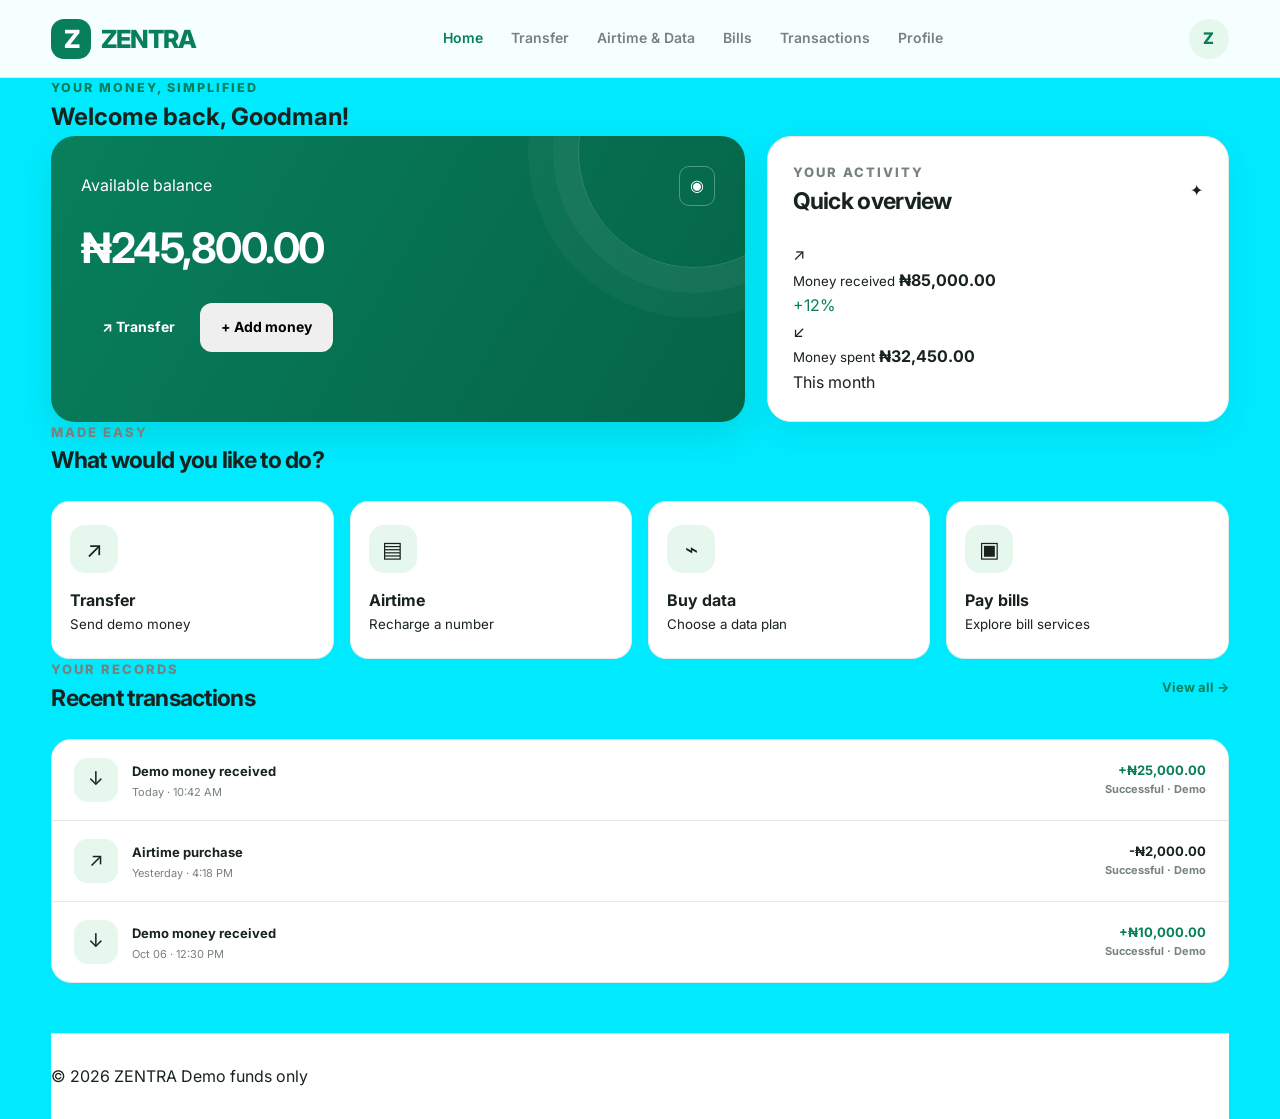
<file: index.html>
<!DOCTYPE html>
<html lang="en">
<head>
  <meta charset="UTF-8">
  <meta name="viewport" content="width=device-width, initial-scale=1.0">

  <title>ZENTRA | Smart Digital Finance</title>

  <link rel="stylesheet" href="style.css">
  <script src="script.js" defer></script>
</head>


<body>

  <header class="topbar">
    <a href="index.html" class="brand">
      <span class="brand-icon">Z</span>
      ZENTRA
    </a>

    <button class="menu-btn" id="menuBtn"
      aria-label="Open navigation"
      aria-expanded="false">
      ☰
    </button>

    <nav class="nav-menu" id="navMenu">
      <a href="index.html" class="active">Home</a>
      <a href="transfer.html">Transfer</a>
      <a href="airtime.html">Airtime & Data</a>
      <a href="bills.html">Bills</a>
      <a href="transactions.html">Transactions</a>
      <a href="profile.html">Profile</a>
    </nav>

    <div class="user-avatar">Z</div>
  </header>

  <main class="container">

    <section class="welcome reveal">
      <div>
        <p class="eyebrow">YOUR MONEY, SIMPLIFIED</p>
        <h1>Welcome back, <span>Goodman!</span></h1>
        <!-- <p class="muted">
          Here's what's happening with your demo account today.
        </p> -->
      </div>

      <!-- <div class="demo-label">DEMO ACCOUNT</div>
    </section> -->

    <section class="dashboard-grid">

      <article class="balance-card reveal">
        <div class="balance-top">
          <p>Available balance</p>
          <button id="toggleBalance" class="eye-btn"
            aria-label="Hide balance">◉</button>
        </div>

        <h2 id="balance">₦245,800.00</h2>

        <!-- <p class="balance-note">
          <span>↑</span> Your demo wallet is ready
        </p> -->

        <div class="balance-actions">
          <a href="transfer.html" class="btn btn-white">
            ↗ Transfer
          </a>
          <button class="btn btn-glass" id="addMoney">
            + Add money
          </button>
        </div>

        <div class="balance-decoration"></div>
      </article>

      <article class="side-card reveal">
        <div class="section-heading">
          <div>
            <p class="eyebrow">YOUR ACTIVITY</p>
            <h2>Quick overview</h2>
          </div>
          <span class="overview-icon">✦</span>
        </div>

        <div class="overview-row">
          <span class="overview-icon green">↗</span>
          <div>
            <small>Money received</small>
            <strong>₦85,000.00</strong>
          </div>
          <span class="positive">+12%</span>
        </div>

        <div class="overview-row">
          <span class="overview-icon orange">↙</span>
          <div>
            <small>Money spent</small>
            <strong>₦32,450.00</strong>
          </div>
          <span class="neutral">This month</span>
        </div>
      </article>

    </section>

    <section class="services-section reveal">
      <div class="section-heading">
        <div>
          <p class="eyebrow">MADE EASY</p>
          <h2>What would you like to do?</h2>
        </div>
      </div>

      <div class="services-grid">
        <a class="service-card" href="transfer.html">
          <span class="service-icon green-bg">↗</span>
          <strong>Transfer</strong>
          <small>Send demo money</small>
        </a>

        <a class="service-card" href="airtime.html">
          <span class="service-icon purple-bg">▤</span>
          <strong>Airtime</strong>
          <small>Recharge a number</small>
        </a>

        <a class="service-card" href="airtime.html">
          <span class="service-icon blue-bg">⌁</span>
          <strong>Buy data</strong>
          <small>Choose a data plan</small>
        </a>

        <a class="service-card" href="bills.html">
          <span class="service-icon orange-bg">▣</span>
          <strong>Pay bills</strong>
          <small>Explore bill services</small>
        </a>
      </div>
    </section>

    <section class="transactions-section reveal">
      <div class="section-heading">
        <div>
          <p class="eyebrow">YOUR RECORDS</p>
          <h2>Recent transactions</h2>
        </div>

        <a class="text-link" href="transactions.html">
          View all →
        </a>
      </div>

      <div class="transaction-list">

        <div class="transaction">
          <div class="transaction-icon incoming">↓</div>
          <div class="transaction-info">
            <strong>Demo money received</strong>
            <small>Today · 10:42 AM</small>
          </div>
          <div class="transaction-amount incoming-text">
            +₦25,000.00
            <small>Successful · Demo</small>
          </div>
        </div>

        <div class="transaction">
          <div class="transaction-icon outgoing">↗</div>
          <div class="transaction-info">
            <strong>Airtime purchase</strong>
            <small>Yesterday · 4:18 PM</small>
          </div>
          <div class="transaction-amount">
            -₦2,000.00
            <small>Successful · Demo</small>
          </div>
        </div>

        <div class="transaction">
          <div class="transaction-icon incoming">↓</div>
          <div class="transaction-info">
            <strong>Demo money received</strong>
            <small>Oct 06 · 12:30 PM</small>
          </div>
          <div class="transaction-amount incoming-text">
            +₦10,000.00
            <small>Successful · Demo</small>
          </div>
        </div>

      </div>
    </section>

    <footer class="footer">
      <span>© 2026 ZENTRA</span>
      <span>Demo funds only</span>
    </footer>

  </main>

  <div class="toast" id="toast" role="status"></div>



</body>
</html>
</file>
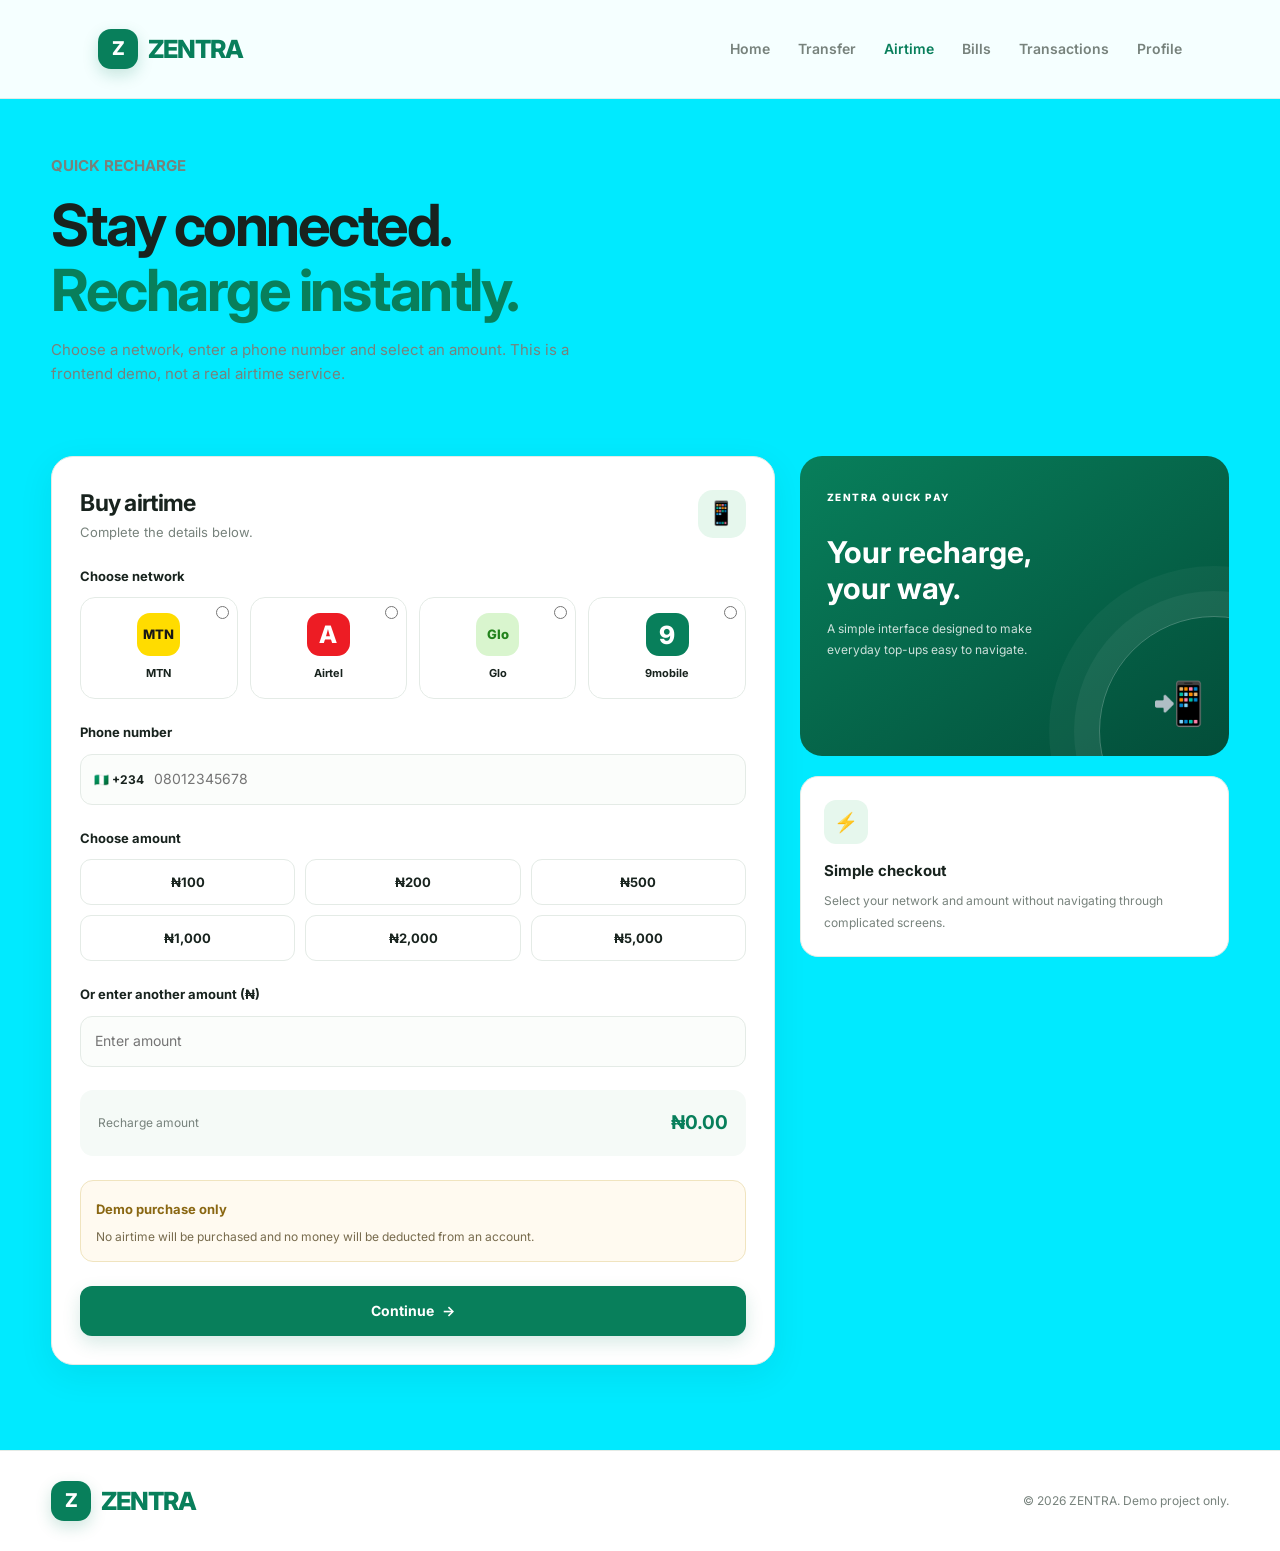
<file: airtime.html>
<!DOCTYPE html>
<html lang="en">
<head>
    <meta charset="UTF-8">
    <meta name="viewport" content="width=device-width, initial-scale=1.0">
    <title>Buy Airtime | ZENTRA</title>
    <link rel="stylesheet" href="style.css">
    <script src="script.js" defer></script>
</head>

<body>

<header class="topbar">
    <div class="container nav-container">

        <a href="index.html" class="brand">
            <span class="brand-logo">Z</span>
            ZENTRA
        </a>

        <button class="menu-btn" id="menuBtn"
                aria-label="Open navigation"
                aria-expanded="false"
                aria-controls="navMenu">☰</button>

        <nav class="nav-menu" id="navMenu">
            <a href="index.html">Home</a>
            <a href="transfer.html">Transfer</a>
            <a href="airtime.html" class="active">Airtime</a>
            <a href="bills.html">Bills</a>
            <a href="transactions.html">Transactions</a>
            <a href="profile.html">Profile</a>
        </nav>

    </div>
</header>


<main class="container page-content">

    <section class="hero">
        <div class="hero-content">
            <p class="text-link">QUICK RECHARGE</p>
            <h1>Stay connected.<br><span>Recharge instantly.</span></h1>
            <p>
                Choose a network, enter a phone number and select an amount.
                This is a frontend demo, not a real airtime service.
            </p>
        </div>
    </section>


    <section class="section airtime-layout">

        <div class="airtime-card">

            <div class="section-heading">
                <div>
                    <h2>Buy airtime</h2>
                    <p>Complete the details below.</p>
                </div>
                <div class="airtime-heading-icon">📱</div>
            </div>

            <form id="airtimeForm" data-demo-form>

                <label class="field-label">Choose network</label>

                <div class="network-grid">

                    <label class="network-option">
                        <input type="radio" name="network"
                               value="MTN" required>
                        <span class="network-logo mtn-logo">MTN</span>
                        <span class="network-name">MTN</span>
                    </label>

                    <label class="network-option">
                        <input type="radio" name="network"
                               value="Airtel">
                        <span class="network-logo airtel-logo">A</span>
                        <span class="network-name">Airtel</span>
                    </label>

                    <label class="network-option">
                        <input type="radio" name="network"
                               value="Glo">
                        <span class="network-logo glo-logo">Glo</span>
                        <span class="network-name">Glo</span>
                    </label>

                    <label class="network-option">
                        <input type="radio" name="network"
                               value="9mobile">
                        <span class="network-logo mobile9-logo">9</span>
                        <span class="network-name">9mobile</span>
                    </label>

                </div>


                <label for="airtimePhone" class="field-label">
                    Phone number
                </label>

                <div class="phone-input">
                    <span>🇳🇬 +234</span>
                    <input
                        type="tel"
                        id="airtimePhone"
                        name="phone"
                        inputmode="numeric"
                        pattern="(0[0-9]{10}|[0-9]{10})"
                        maxlength="11"
                        placeholder="08012345678"
                        required
                    >
                </div>

                <label class="field-label">Choose amount</label>

                <div class="amount-grid">
                    <button type="button" class="amount-option"
                            data-amount="100">₦100</button>
                    <button type="button" class="amount-option"
                            data-amount="200">₦200</button>
                    <button type="button" class="amount-option"
                            data-amount="500">₦500</button>
                    <button type="button" class="amount-option"
                            data-amount="1000">₦1,000</button>
                    <button type="button" class="amount-option"
                            data-amount="2000">₦2,000</button>
                    <button type="button" class="amount-option"
                            data-amount="5000">₦5,000</button>
                </div>

                <label for="airtimeAmount" class="field-label">
                    Or enter another amount (₦)
                </label>

                <input
                    type="number"
                    id="airtimeAmount"
                    name="amount"
                    min="50"
                    max="50000"
                    step="50"
                    placeholder="Enter amount"
                    required
                >

                <div class="airtime-summary">
                    <span>Recharge amount</span>
                    <strong id="airtimeSummary">₦0.00</strong>
                </div>

                <div class="demo-warning">
                    <strong>Demo purchase only</strong>
                    <p>
                        No airtime will be purchased and no money will
                        be deducted from an account.
                    </p>
                </div>

                <button type="submit" class="btn btn-primary full-btn">
                    Continue <span>→</span>
                </button>

            </form>
        </div>


        <aside class="airtime-sidebar">

            <div class="airtime-promo">
                <div class="promo-orbit"></div>
                <span class="promo-tag">ZENTRA QUICK PAY</span>
                <h2>Your recharge,<br>your way.</h2>
                <p>
                    A simple interface designed to make everyday
                    top-ups easy to navigate.
                </p>
                <div class="promo-phone">📲</div>
            </div>

            <div class="security-card">
                <div class="security-icon">⚡</div>
                <h3>Simple checkout</h3>
                <p>
                    Select your network and amount without navigating
                    through complicated screens.
                </p>
            </div>

        </aside>

    </section>

</main>


<footer class="footer">
    <div class="container footer-content">
        <a href="index.html" class="brand">
            <span class="brand-logo">Z</span>
            ZENTRA
        </a>
        <p>© <span data-current-year></span> ZENTRA. Demo project only.</p>
    </div>
</footer>

</body>
</html>
</file>
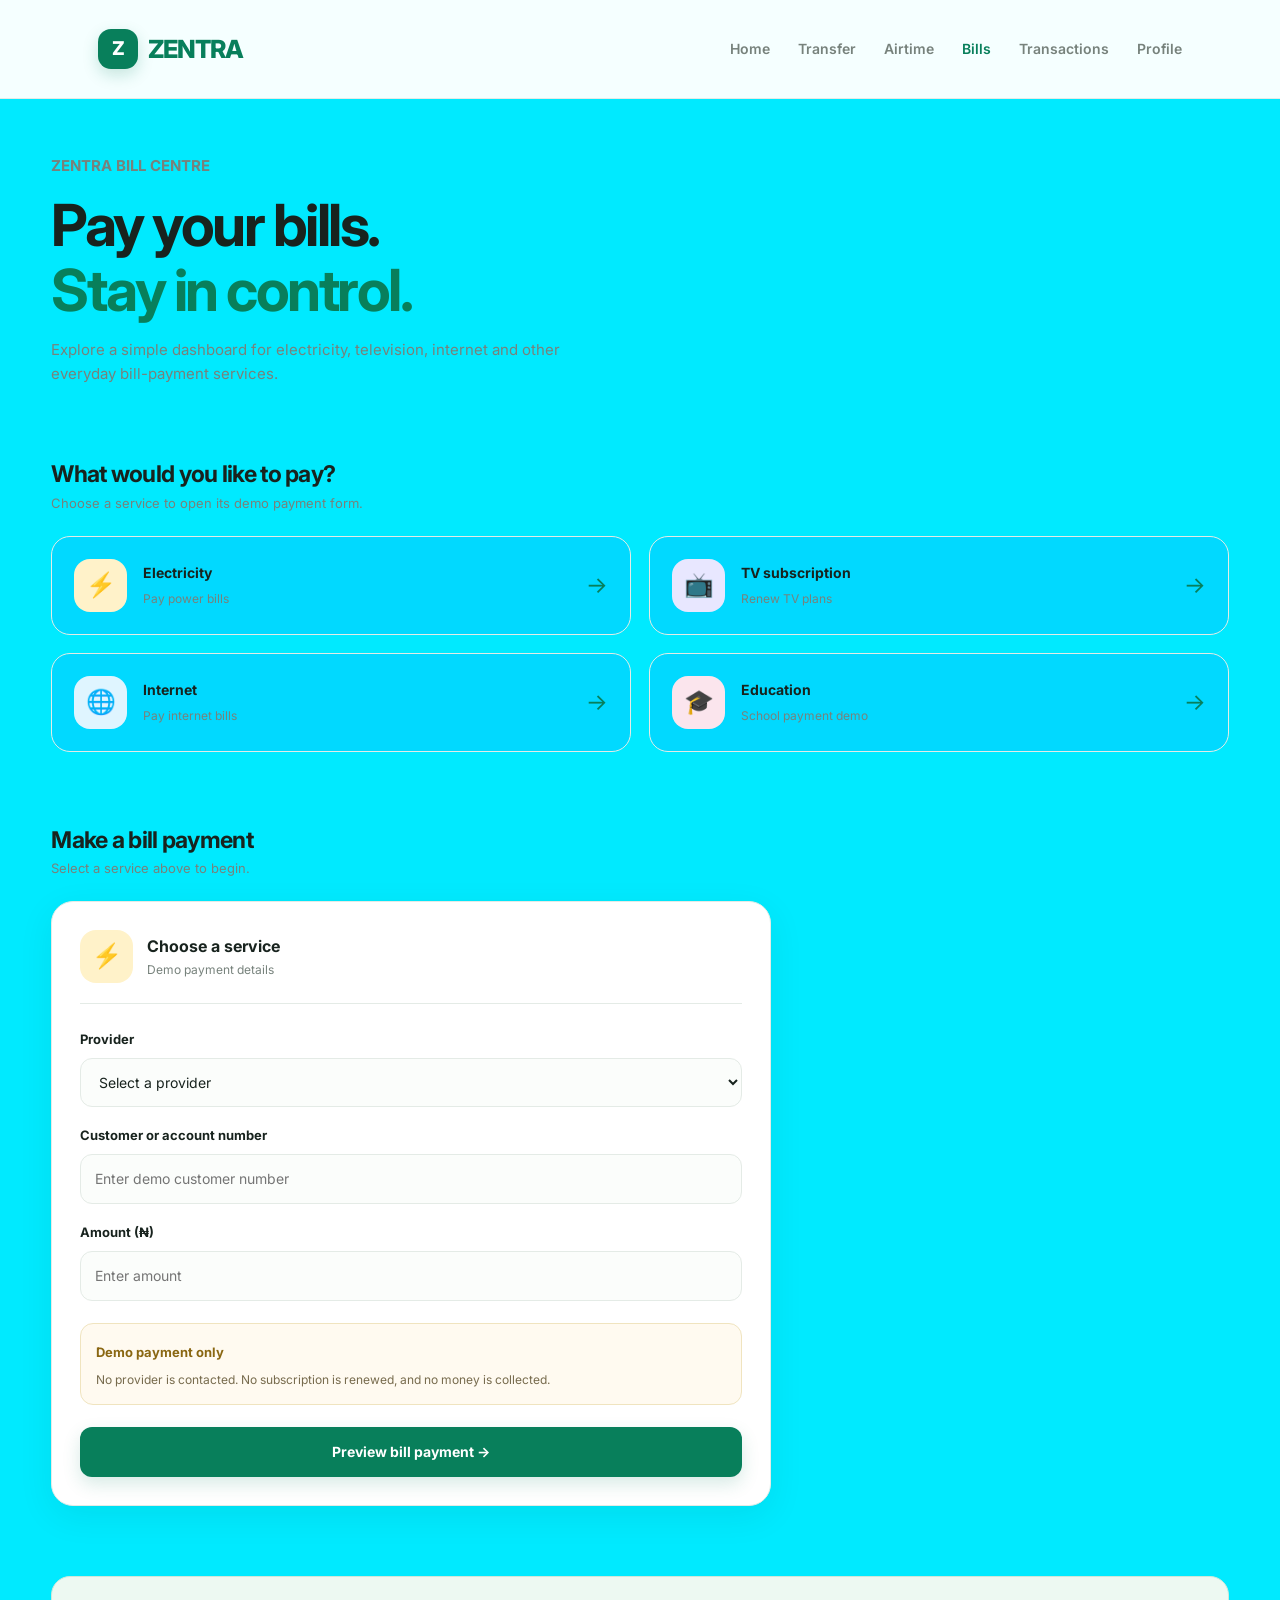
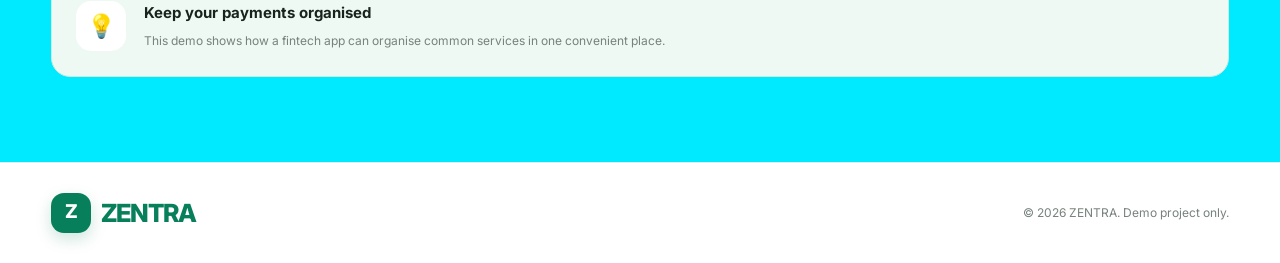
<file: bills.html>
<!DOCTYPE html>
<html lang="en">
<head>
    <meta charset="UTF-8">
    <meta name="viewport" content="width=device-width, initial-scale=1.0">
    <title>Bill Payments | ZENTRA</title>
    <link rel="stylesheet" href="style.css">
    <script src="script.js" defer></script>
</head>

<body>

<header class="topbar">
    <div class="container nav-container">
        <a href="index.html" class="brand">
            <span class="brand-logo">Z</span>
            ZENTRA
        </a>

        <button class="menu-btn" id="menuBtn"
                aria-label="Open navigation"
                aria-expanded="false"
                aria-controls="navMenu">☰</button>

        <nav class="nav-menu" id="navMenu">
            <a href="index.html">Home</a>
            <a href="transfer.html">Transfer</a>
            <a href="airtime.html">Airtime</a>
            <a href="bills.html" class="active">Bills</a>
            <a href="transactions.html">Transactions</a>
            <a href="profile.html">Profile</a>
        </nav>
    </div>
</header>


<main class="container page-content">

    <section class="hero">
        <div class="hero-content">
            <p class="text-link">ZENTRA BILL CENTRE</p>
            <h1>Pay your bills.<br><span>Stay in control.</span></h1>
            <p>
                Explore a simple dashboard for electricity, television,
                internet and other everyday bill-payment services.
            </p>
        </div>
    </section>


    <section class="section">

        <div class="section-heading">
            <div>
                <h2>What would you like to pay?</h2>
                <p>Choose a service to open its demo payment form.</p>
            </div>
        </div>

        <div class="bill-services">

            <button class="bill-service"
                    type="button"
                    data-bill="Electricity">
                <span class="bill-icon electricity-icon">⚡</span>
                <span class="bill-text">
                    <strong>Electricity</strong>
                    <small>Pay power bills</small>
                </span>
                <span class="bill-arrow">→</span>
            </button>

            <button class="bill-service"
                    type="button"
                    data-bill="Television">
                <span class="bill-icon television-icon">📺</span>
                <span class="bill-text">
                    <strong>TV subscription</strong>
                    <small>Renew TV plans</small>
                </span>
                <span class="bill-arrow">→</span>
            </button>

            <button class="bill-service"
                    type="button"
                    data-bill="Internet">
                <span class="bill-icon internet-icon">🌐</span>
                <span class="bill-text">
                    <strong>Internet</strong>
                    <small>Pay internet bills</small>
                </span>
                <span class="bill-arrow">→</span>
            </button>

            <button class="bill-service"
                    type="button"
                    data-bill="Education">
                <span class="bill-icon education-icon">🎓</span>
                <span class="bill-text">
                    <strong>Education</strong>
                    <small>School payment demo</small>
                </span>
                <span class="bill-arrow">→</span>
            </button>

        </div>

    </section>


    <section class="section bill-payment-section" id="billPayment">

        <div class="section-heading">
            <div>
                <h2 id="billFormTitle">Make a bill payment</h2>
                <p id="billFormDescription">
                    Select a service above to begin.
                </p>
            </div>
        </div>

        <div class="bill-form-card">

            <div class="bill-form-heading">
                <span class="bill-icon electricity-icon" id="selectedBillIcon">
                    ⚡
                </span>
                <div>
                    <h3 id="selectedBillName">Choose a service</h3>
                    <p>Demo payment details</p>
                </div>
            </div>

            <form id="billForm" data-demo-form>

                <input type="hidden" id="billType" name="billType">

                <label for="billProvider">Provider</label>
                <select id="billProvider" name="provider" required>
                    <option value="">Select a provider</option>
                </select>

                <label for="billCustomer">Customer or account number</label>
                <input
                    type="text"
                    id="billCustomer"
                    name="customer"
                    placeholder="Enter demo customer number"
                    minlength="4"
                    maxlength="30"
                    required
                >

                <label for="billAmount">Amount (₦)</label>
                <input
                    type="number"
                    id="billAmount"
                    name="amount"
                    min="50"
                    max="500000"
                    step="50"
                    placeholder="Enter amount"
                    required
                >

                <div class="demo-warning">
                    <strong>Demo payment only</strong>
                    <p>
                        No provider is contacted. No subscription is renewed,
                        and no money is collected.
                    </p>
                </div>

                <button type="submit" class="btn btn-primary full-btn">
                    Preview bill payment →
                </button>

            </form>

        </div>

    </section>


    <section class="section">
        <div class="bill-info-banner">
            <div class="bill-info-icon">💡</div>
            <div>
                <h3>Keep your payments organised</h3>
                <p>
                    This demo shows how a fintech app can organise common
                    services in one convenient place.
                </p>
            </div>
        </div>
    </section>

</main>


<footer class="footer">
    <div class="container footer-content">
        <a href="index.html" class="brand">
            <span class="brand-logo">Z</span>
            ZENTRA
        </a>
        <p>© <span data-current-year></span> ZENTRA. Demo project only.</p>
    </div>
</footer>

</body>
</html>
</file>
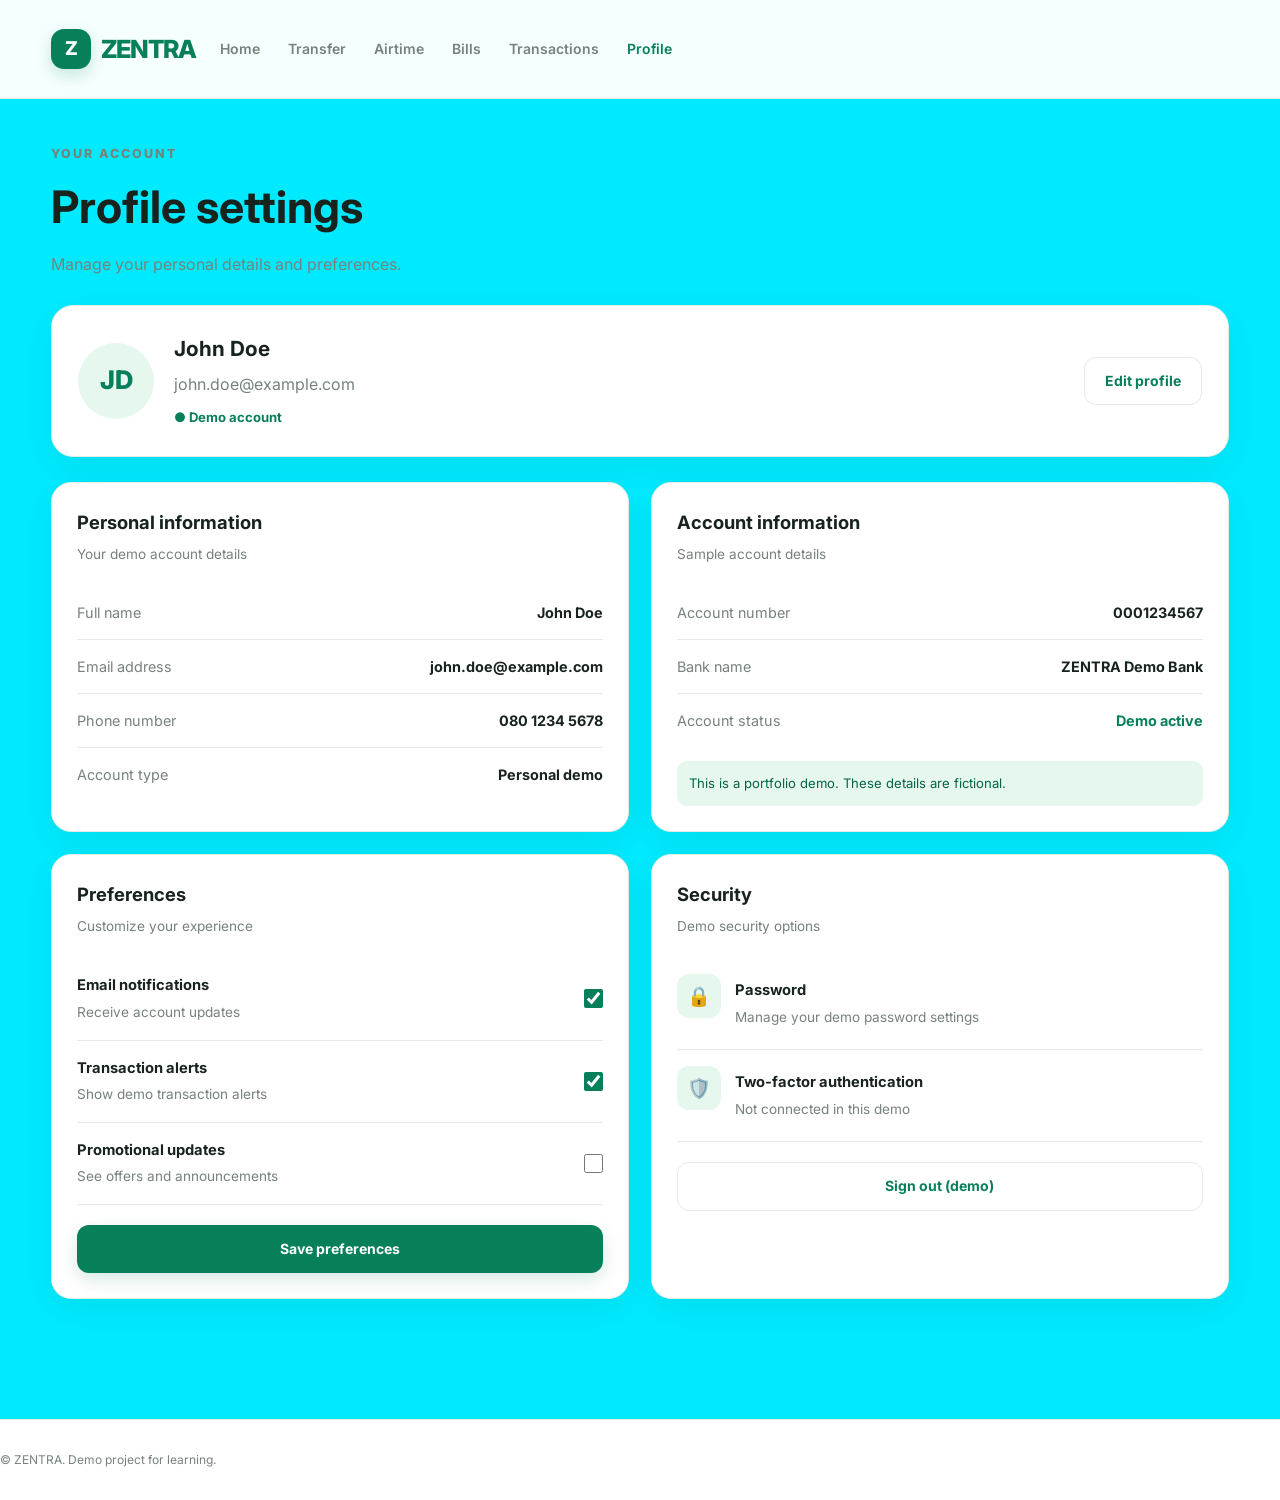
<file: profile.html>
<!DOCTYPE html>
<html lang="en">
<head>
    <meta charset="UTF-8">
    <meta name="viewport" content="width=device-width, initial-scale=1.0">
    <title>Profile | ZENTRA</title>
    <link rel="stylesheet" href="style.css">
    <script src="script.js" defer></script>
</head>
<body>

<header class="topbar">
    <div class="nav-container">
        <a href="index.html" class="brand">
            <span class="brand-logo">Z</span>
            <span>ZENTRA</span>
        </a>

        <button class="menu-btn" id="menuBtn" aria-label="Open navigation">
            ☰
        </button>

        <nav class="nav-menu" id="navMenu">
            <a href="index.html">Home</a>
            <a href="transfer.html">Transfer</a>
            <a href="airtime.html">Airtime</a>
            <a href="bills.html">Bills</a>
            <a href="transactions.html">Transactions</a>
            <a href="profile.html" class="active">Profile</a>
        </nav>
    </div>
</header>

<main class="container page-content profile-page">

    <section class="profile-heading">
        <p class="eyebrow">YOUR ACCOUNT</p>
        <h1>Profile settings</h1>
        <p>Manage your personal details and preferences.</p>
    </section>

    <section class="profile-card">
        <div class="profile-avatar">JD</div>

        <div class="profile-user-info">
            <h2>John Doe</h2>
            <p>john.doe@example.com</p>
            <span class="profile-status">● Demo account</span>
        </div>

        <button class="btn btn-outline" id="editProfileBtn" type="button">
            Edit profile
        </button>
    </section>

    <div class="profile-grid">

        <section class="profile-panel">
            <div class="panel-heading">
                <h2>Personal information</h2>
                <p>Your demo account details</p>
            </div>

            <div class="profile-detail">
                <span>Full name</span>
                <strong>John Doe</strong>
            </div>

            <div class="profile-detail">
                <span>Email address</span>
                <strong>john.doe@example.com</strong>
            </div>

            <div class="profile-detail">
                <span>Phone number</span>
                <strong>080 1234 5678</strong>
            </div>

            <div class="profile-detail">
                <span>Account type</span>
                <strong>Personal demo</strong>
            </div>
        </section>

        <section class="profile-panel">
            <div class="panel-heading">
                <h2>Account information</h2>
                <p>Sample account details</p>
            </div>

            <div class="profile-detail">
                <span>Account number</span>
                <strong>0001234567</strong>
            </div>

            <div class="profile-detail">
                <span>Bank name</span>
                <strong>ZENTRA Demo Bank</strong>
            </div>

            <div class="profile-detail">
                <span>Account status</span>
                <strong class="status-text">Demo active</strong>
            </div>

            <p class="demo-notice">
                This is a portfolio demo. These details are fictional.
            </p>
        </section>

        <section class="profile-panel">
            <div class="panel-heading">
                <h2>Preferences</h2>
                <p>Customize your experience</p>
            </div>

            <label class="setting-row">
                <span>
                    <strong>Email notifications</strong>
                    <small>Receive account updates</small>
                </span>
                <input type="checkbox" id="emailNotifications" checked>
            </label>

            <label class="setting-row">
                <span>
                    <strong>Transaction alerts</strong>
                    <small>Show demo transaction alerts</small>
                </span>
                <input type="checkbox" id="transactionAlerts" checked>
            </label>

            <label class="setting-row">
                <span>
                    <strong>Promotional updates</strong>
                    <small>See offers and announcements</small>
                </span>
                <input type="checkbox" id="promotionalUpdates">
            </label>

            <button class="btn btn-primary profile-save-btn"
                    id="savePreferencesBtn" type="button">
                Save preferences
            </button>
        </section>

        <section class="profile-panel">
            <div class="panel-heading">
                <h2>Security</h2>
                <p>Demo security options</p>
            </div>

            <div class="security-item">
                <div class="security-icon">🔒</div>
                <div>
                    <strong>Password</strong>
                    <small>Manage your demo password settings</small>
                </div>
            </div>

            <div class="security-item">
                <div class="security-icon">🛡️</div>
                <div>
                    <strong>Two-factor authentication</strong>
                    <small>Not connected in this demo</small>
                </div>
            </div>

            <button class="btn btn-outline profile-logout"
                    id="demoLogoutBtn" type="button">
                Sign out (demo)
            </button>
        </section>

    </div>
</main>

<footer class="footer">
    <p>© <span id="year"></span> ZENTRA. Demo project for learning.</p>
</footer>

<div class="toast" id="toast"></div>

</body>
</html>
</file>
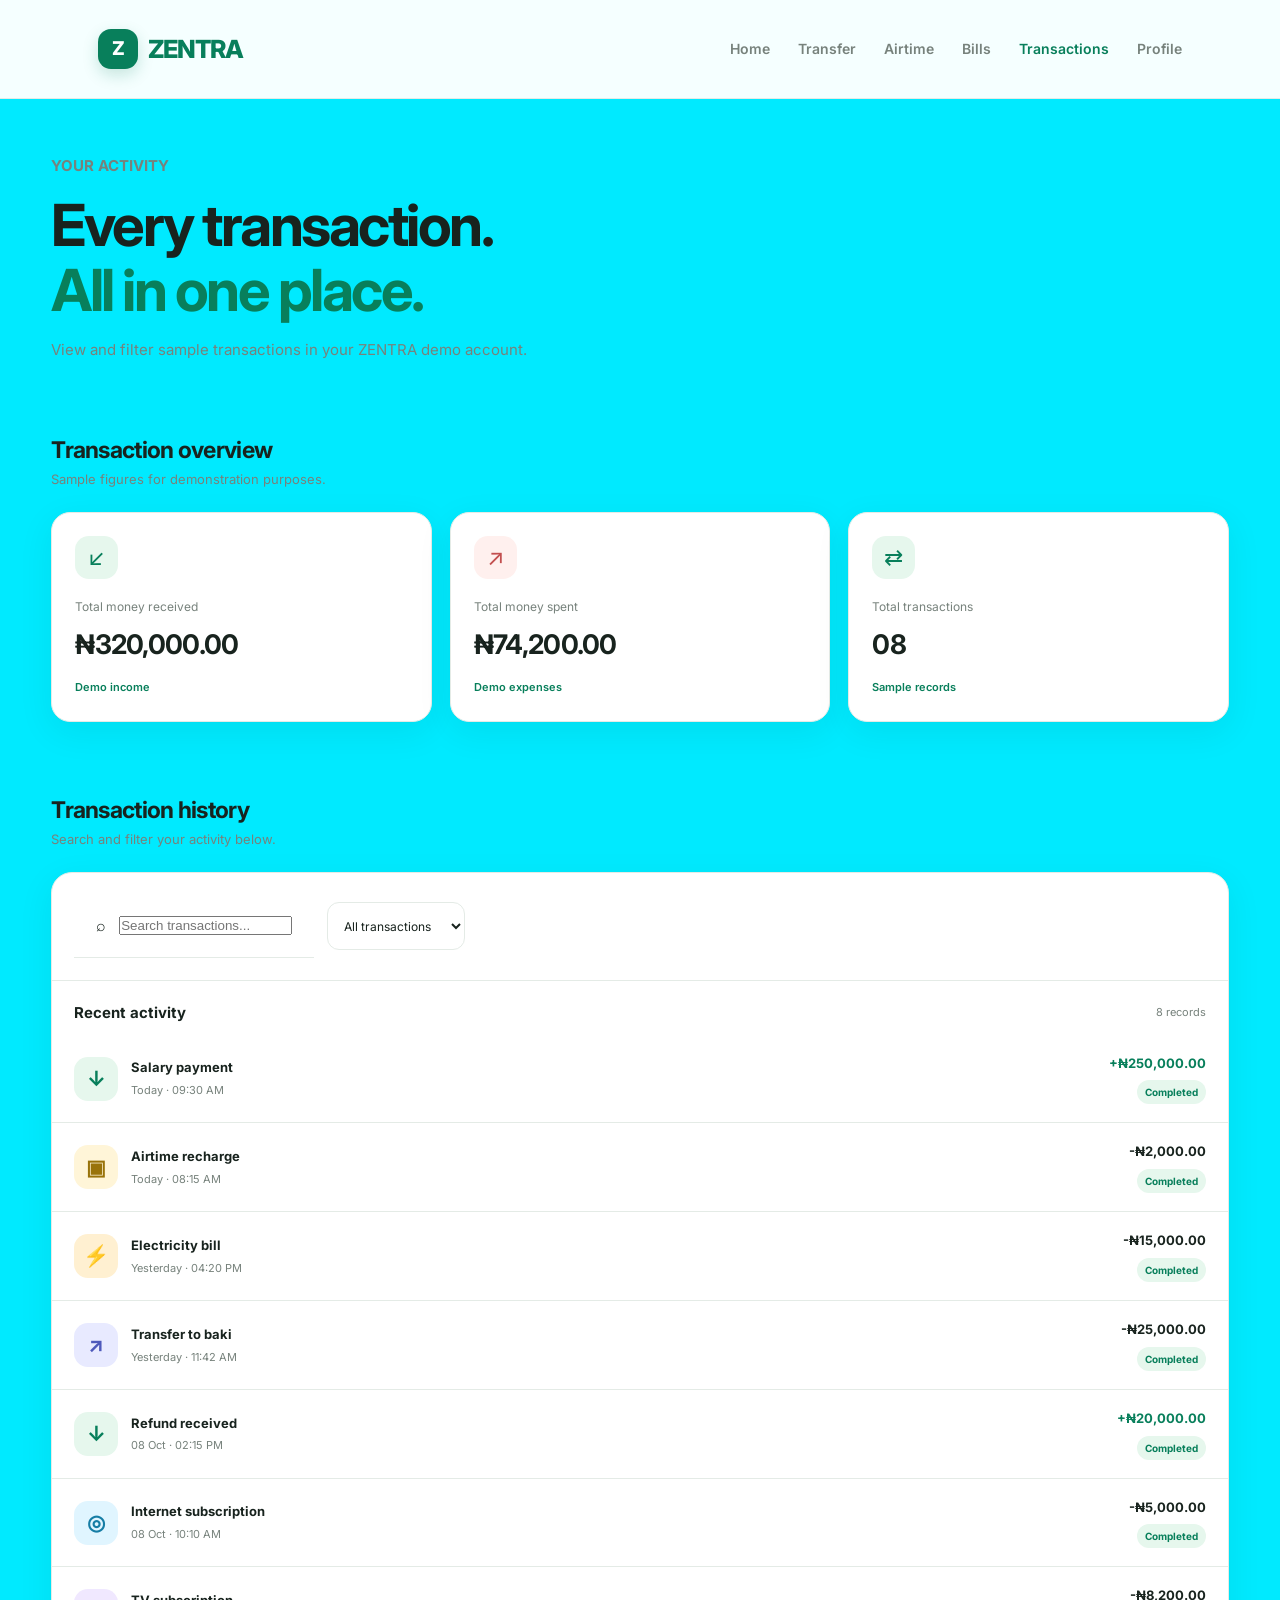
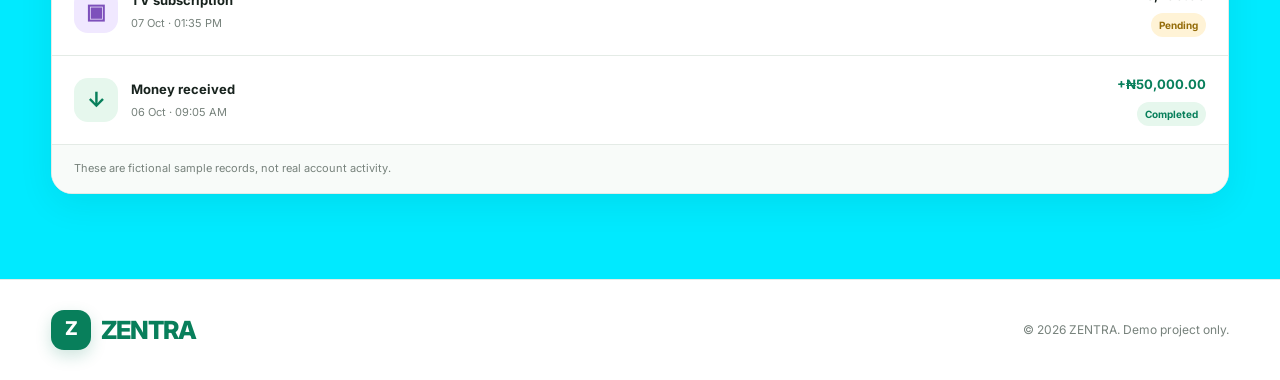
<file: transactions.html>
<!DOCTYPE html>
<html lang="en">
<head>
    <meta charset="UTF-8">
    <meta name="viewport" content="width=device-width, initial-scale=1.0">
    <title>Transactions | ZENTRA</title>
    <link rel="stylesheet" href="style.css">
    <script src="script.js" defer></script>
</head>

<body>

<header class="topbar">
    <div class="container nav-container">
        <a href="index.html" class="brand">
            <span class="brand-logo">Z</span>
            ZENTRA
        </a>

        <button class="menu-btn" id="menuBtn"
                aria-label="Open navigation"
                aria-expanded="false"
                aria-controls="navMenu">☰</button>

        <nav class="nav-menu" id="navMenu">
            <a href="index.html">Home</a>
            <a href="transfer.html">Transfer</a>
            <a href="airtime.html">Airtime</a>
            <a href="bills.html">Bills</a>
            <a href="transactions.html" class="active">Transactions</a>
            <a href="profile.html">Profile</a>
        </nav>
    </div>
</header>


<main class="container page-content">

    <section class="hero">
        <div class="hero-content">
            <p class="text-link">YOUR ACTIVITY</p>
            <h1>Every transaction.<br><span>All in one place.</span></h1>
            <p>
                View and filter sample transactions in your ZENTRA
                demo account.
            </p>
        </div>
    </section>


    <section class="section">

        <div class="section-heading">
            <div>
                <h2>Transaction overview</h2>
                <p>Sample figures for demonstration purposes.</p>
            </div>
        </div>

        <div class="transaction-stats">

            <article class="transaction-stat-card">
                <span class="transaction-stat-icon">↙</span>
                <p>Total money received</p>
                <h3>₦320,000.00</h3>
                <small>Demo income</small>
            </article>

            <article class="transaction-stat-card">
                <span class="transaction-stat-icon expense-icon">↗</span>
                <p>Total money spent</p>
                <h3>₦74,200.00</h3>
                <small>Demo expenses</small>
            </article>

            <article class="transaction-stat-card">
                <span class="transaction-stat-icon">⇄</span>
                <p>Total transactions</p>
                <h3>08</h3>
                <small>Sample records</small>
            </article>

        </div>

    </section>


    <section class="section">

        <div class="section-heading">
            <div>
                <h2>Transaction history</h2>
                <p>Search and filter your activity below.</p>
            </div>
        </div>

        <div class="history-card">

            <div class="history-controls">

                <div class="history-row">
                    <span>⌕</span>
                    <input
                        type="search"
                        id="transactionSearch"
                        placeholder="Search transactions..."
                        aria-label="Search transactions"
                    >
                </div>

                <select id="transactionFilter"
                        aria-label="Filter transaction type">
                    <option value="all">All transactions</option>
                    <option value="income">Money received</option>
                    <option value="expense">Money spent</option>
                </select>

            </div>


            <div class="history-heading">
                <h3>Recent activity</h3>
                <span id="transactionCount">8 records</span>
            </div>


            <div class="history-list" id="historyList">

                <article class="history-row"
                         data-type="income"
                         data-search="salary payment monthly income">
                    <div class="history-icon income-bg">↓</div>
                    <div class="history-details">
                        <h4>Salary payment</h4>
                        <p>Today · 09:30 AM</p>
                    </div>
                    <div class="history-value">
                        <strong class="income-text">+₦250,000.00</strong>
                        <span class="status completed">Completed</span>
                    </div>
                </article>

                <article class="history-row"
                         data-type="expense"
                         data-search="airtime recharge phone mtn">
                    <div class="history-icon airtime-bg">▣</div>
                    <div class="history-details">
                        <h4>Airtime recharge</h4>
                        <p>Today · 08:15 AM</p>
                    </div>
                    <div class="history-value">
                        <strong>-₦2,000.00</strong>
                        <span class="status completed">Completed</span>
                    </div>
                </article>

                <article class="history-row"
                         data-type="expense"
                         data-search="electricity bill power">
                    <div class="history-icon electricity-bg">⚡</div>
                    <div class="history-details">
                        <h4>Electricity bill</h4>
                        <p>Yesterday · 04:20 PM</p>
                    </div>
                    <div class="history-value">
                        <strong>-₦15,000.00</strong>
                        <span class="status completed">Completed</span>
                    </div>
                </article>

                <article class="history-row"
                         data-type="expense"
                         data-search="transfer chidi bank payment">
                    <div class="history-icon transfer-bg">↗</div>
                    <div class="history-details">
                        <h4>Transfer to baki</h4>
                        <p>Yesterday · 11:42 AM</p>
                    </div>
                    <div class="history-value">
                        <strong>-₦25,000.00</strong>
                        <span class="status completed">Completed</span>
                    </div>
                </article>

                <article class="history-row"
                         data-type="income"
                         data-search="refund returned payment">
                    <div class="history-icon income-bg">↓</div>
                    <div class="history-details">
                        <h4>Refund received</h4>
                        <p>08 Oct · 02:15 PM</p>
                    </div>
                    <div class="history-value">
                        <strong class="income-text">+₦20,000.00</strong>
                        <span class="status completed">Completed</span>
                    </div>
                </article>

                <article class="history-row"
                         data-type="expense"
                         data-search="internet data subscription">
                    <div class="history-icon internet-bg">◎</div>
                    <div class="history-details">
                        <h4>Internet subscription</h4>
                        <p>08 Oct · 10:10 AM</p>
                    </div>
                    <div class="history-value">
                        <strong>-₦5,000.00</strong>
                        <span class="status completed">Completed</span>
                    </div>
                </article>

                <article class="history-row"
                         data-type="expense"
                         data-search="television tv subscription">
                    <div class="history-icon tv-bg">▣</div>
                    <div class="history-details">
                        <h4>TV subscription</h4>
                        <p>07 Oct · 01:35 PM</p>
                    </div>
                    <div class="history-value">
                        <strong>-₦8,200.00</strong>
                        <span class="status pending">Pending</span>
                    </div>
                </article>

                <article class="history-row"
                         data-type="income"
                         data-search="gift transfer received">
                    <div class="history-icon income-bg">↓</div>
                    <div class="history-details">
                        <h4>Money received</h4>
                        <p>06 Oct · 09:05 AM</p>
                    </div>
                    <div class="history-value">
                        <strong class="income-text">+₦50,000.00</strong>
                        <span class="status completed">Completed</span>
                    </div>
                </article>

            </div>

            <div class="history-empty" id="historyEmpty" hidden>
                <span>🔎</span>
                <h3>No transactions found</h3>
                <p>Try another search or filter.</p>
            </div>

            <p class="history-demo-note">
                These are fictional sample records, not real account activity.
            </p>

        </div>

    </section>

</main>


<footer class="footer">
    <div class="container footer-content">
        <a href="index.html" class="brand">
            <span class="brand-logo">Z</span>
            ZENTRA
        </a>
        <p>© <span data-current-year></span> ZENTRA. Demo project only.</p>
    </div>
</footer>

</body>
</html>
</file>
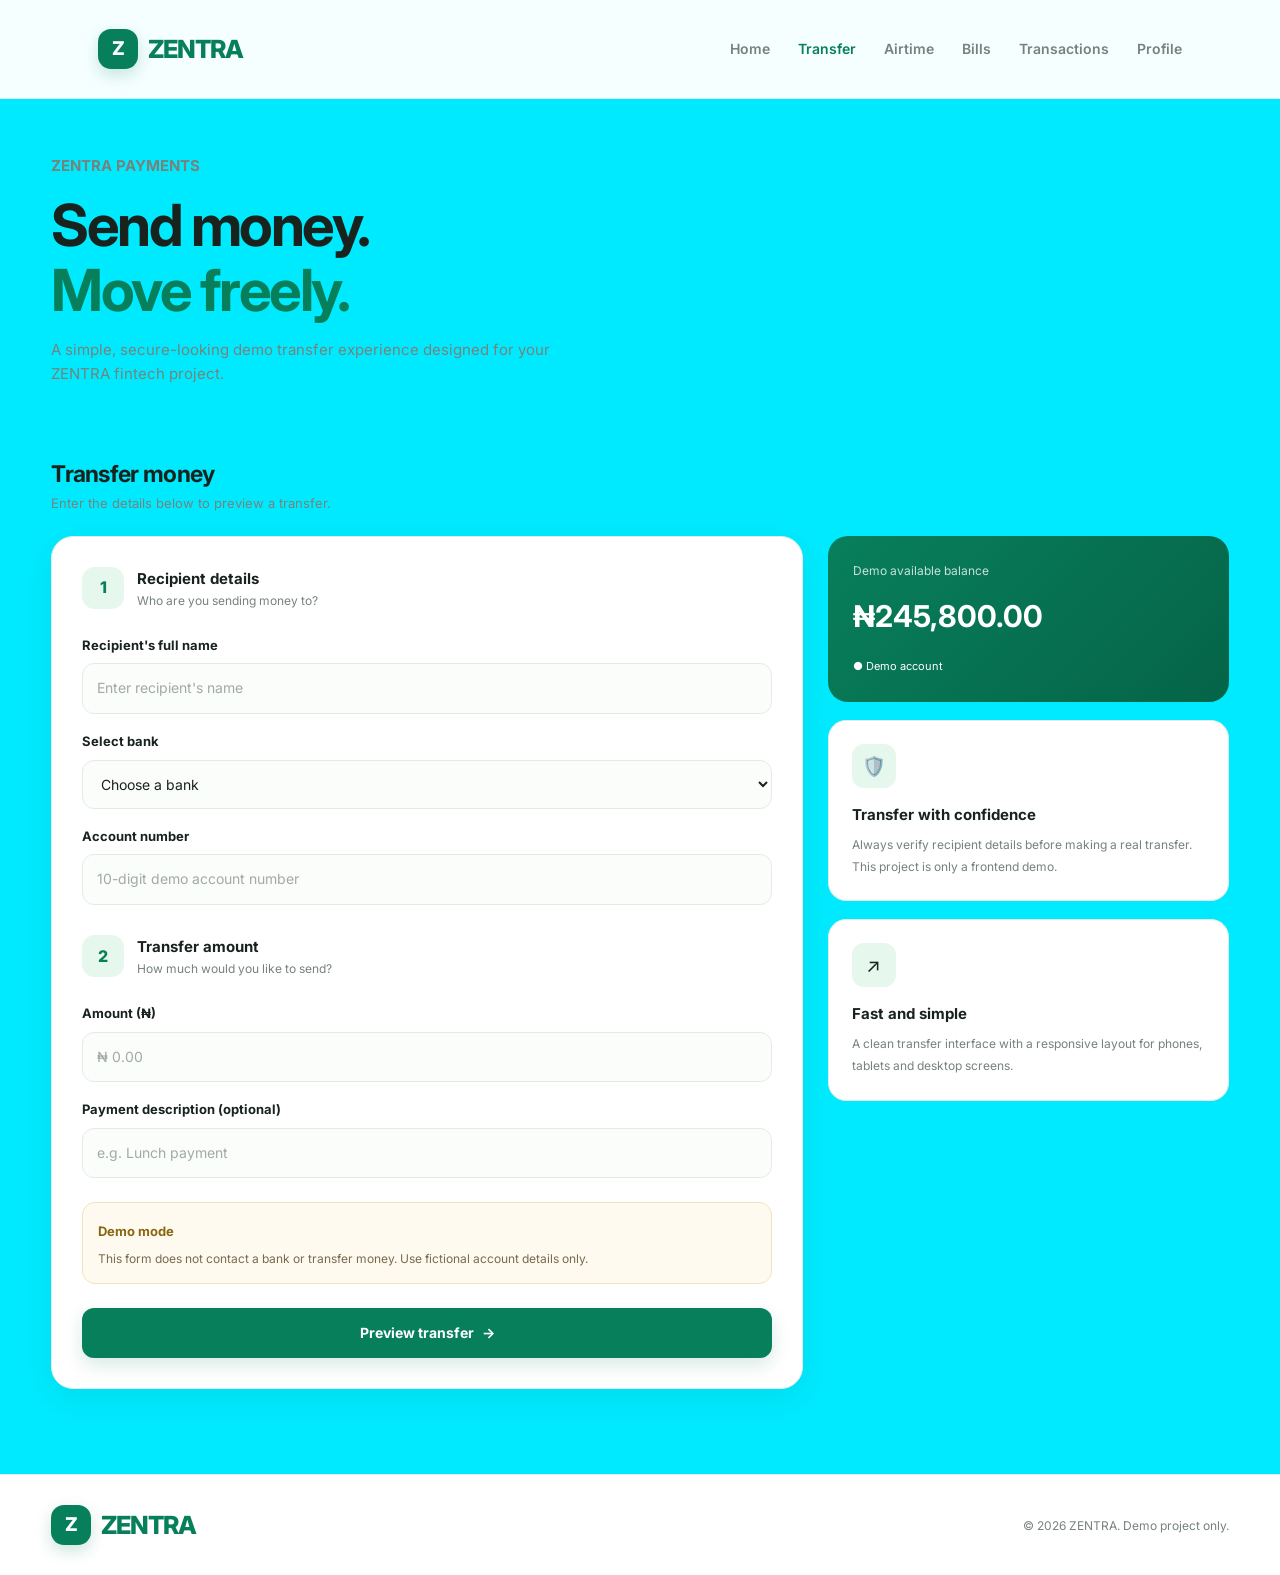
<file: transfer.html>
<!DOCTYPE html>
<html lang="en">
<head>
    <meta charset="UTF-8">
    <meta name="viewport" content="width=device-width, initial-scale=1.0">
    <meta name="description" content="ZENTRA demo money transfer page">
    <title>Transfer | ZENTRA</title>
    <link rel="stylesheet" href="style.css">
    <script src="script.js" defer></script>
</head>

<body>

<header class="topbar">
    <div class="container nav-container">

        <a href="index.html" class="brand">
            <span class="brand-logo">Z</span>
            ZENTRA
        </a>

        <button class="menu-btn" id="menuBtn"
                aria-label="Open navigation"
                aria-expanded="false"
                aria-controls="navMenu">☰</button>

        <nav class="nav-menu" id="navMenu">
            <a href="index.html">Home</a>
            <a href="transfer.html" class="active">Transfer</a>
            <a href="airtime.html">Airtime</a>
            <a href="bills.html">Bills</a>
            <a href="transactions.html">Transactions</a>
            <a href="profile.html">Profile</a>
        </nav>

    </div>
</header>


<main class="container page-content">

    <section class="hero">
        <div class="hero-content">
            <p class="text-link">ZENTRA PAYMENTS</p>
            <h1>Send money.<br><span>Move freely.</span></h1>
            <p>
                A simple, secure-looking demo transfer experience
                designed for your ZENTRA fintech project.
            </p>
        </div>
    </section>


    <section class="section">
        <div class="section-heading">
            <div>
                <h2>Transfer money</h2>
                <p>Enter the details below to preview a transfer.</p>
            </div>
        </div>

        <div class="transfer-layout">

            <div class="transfer-form-card">

                <div class="transfer-step">
                    <span class="step-number">1</span>
                    <div>
                        <h3>Recipient details</h3>
                        <p>Who are you sending money to?</p>
                    </div>
                </div>

                <form id="transferForm" data-demo-form>

                    <label for="recipient">Recipient's full name</label>
                    <input
                        type="text"
                        id="recipient"
                        name="recipient"
                        placeholder="Enter recipient's name"
                        required
                    >

                    <label for="bank">Select bank</label>
                    <select id="bank" name="bank" required>
                        <option value="">Choose a bank</option>
                        <option value="Demo Bank">Demo Bank</option>
                        <option value="Sample Microfinance Bank">
                            Sample Microfinance Bank
                        </option>
                        <option value="ZENTRA Demo Bank">
                            ZENTRA Demo Bank
                        </option>
                    </select>

                    <label for="accountNumber">Account number</label>
                    <input
                        type="text"
                        id="accountNumber"
                        name="accountNumber"
                        inputmode="numeric"
                        pattern="[0-9]{10}"
                        maxlength="10"
                        placeholder="10-digit demo account number"
                        required
                    >

                    <div class="transfer-step second-step">
                        <span class="step-number">2</span>
                        <div>
                            <h3>Transfer amount</h3>
                            <p>How much would you like to send?</p>
                        </div>
                    </div>

                    <label for="amount">Amount (₦)</label>
                    <input
                        type="number"
                        id="amount"
                        name="amount"
                        min="1"
                        max="245800"
                        step="1"
                        placeholder="₦ 0.00"
                        required
                    >

                    <label for="narration">Payment description (optional)</label>
                    <input
                        type="text"
                        id="narration"
                        name="narration"
                        maxlength="100"
                        placeholder="e.g. Lunch payment"
                    >

                    <div class="demo-warning">
                        <strong>Demo mode</strong>
                        <p>
                            This form does not contact a bank or transfer
                            money. Use fictional account details only.
                        </p>
                    </div>

                    <button type="submit" class="btn btn-primary full-btn">
                        Preview transfer <span>→</span>
                    </button>

                </form>
            </div>


            <aside class="transfer-side">

                <div class="mini-balance-card">
                    <p>Demo available balance</p>
                    <h2>₦245,800.00</h2>
                    <span>● Demo account</span>
                </div>

                <div class="security-card">
                    <div class="security-icon">🛡️</div>
                    <h3>Transfer with confidence</h3>
                    <p>
                        Always verify recipient details before making a
                        real transfer. This project is only a frontend demo.
                    </p>
                </div>

                <div class="security-card">
                    <div class="security-icon">↗</div>
                    <h3>Fast and simple</h3>
                    <p>
                        A clean transfer interface with a responsive layout
                        for phones, tablets and desktop screens.
                    </p>
                </div>

            </aside>

        </div>
    </section>

</main>


<footer class="footer">
    <div class="container footer-content">
        <a href="index.html" class="brand">
            <span class="brand-logo">Z</span>
            ZENTRA
        </a>
        <p>© <span data-current-year></span> ZENTRA. Demo project only.</p>
    </div>
</footer>

</body>
</html>
</file>
<file: style.css>
/* =========================
   ZENTRA - MAIN STYLES
========================= */

@import url('https://fonts.googleapis.com/css2?family=Inter:wght@400;500;600;700;800&display=swap');

:root {
    --green: #087f5b;
    --green-dark: #056447;
    --green-light: #e6f7ed;
    --white: #ffffff;
    --background: #00eaff;
    --text: #18231e;
    --muted: #77827c;
    --border: #e4ebe6;
    --shadow: 0 10px 35px rgba(12, 60, 40, 0.08);
}

* {
    margin: 0;
    padding: 0;
    box-sizing: border-box;
}

html {
    scroll-behavior: smooth;
}

body {
    font-family: 'Inter', sans-serif;
    background: var(--background);
    color: var(--text);
    line-height: 1.6;
    overflow-x: hidden;
}

a {
    color: inherit;
    text-decoration: none;
}

button {
    font: inherit;
    cursor: pointer;
}

button,
a {
    -webkit-tap-highlight-color: transparent;
}

button:focus-visible,
a:focus-visible {
    outline: 3px solid #76c9a7;
    outline-offset: 4px;
}

.container {
    width: min(1180px, 92%);
    margin-inline: auto;
}

/* =========================
   NAVIGATION BAR
========================= */

.topbar {
    position: sticky;
    top: 0;
    z-index: 1000;
    background: rgba(255, 255, 255, 0.94);
    backdrop-filter: blur(16px);
    border-bottom: 1px solid var(--border);
}

.nav-container {
    min-height: 78px;
    display: flex;
    align-items: center;
    justify-content: space-between;
    gap: 24px;
}

.brand {
    display: inline-flex;
    align-items: center;
    gap: 10px;
    color: var(--green);
    font-size: 25px;
    font-weight: 800;
    letter-spacing: -1px;
}

.brand-logo {
    width: 40px;
    height: 40px;
    display: grid;
    place-items: center;
    border-radius: 13px;
    background: var(--green);
    color: white;
    font-size: 19px;
    box-shadow: 0 6px 16px rgba(8, 127, 91, 0.2);
}

.nav-menu {
    display: flex;
    align-items: center;
    gap: 28px;
}

.nav-menu a {
    color: var(--muted);
    font-size: 14px;
    font-weight: 600;
    transition: color 0.25s ease;
}

.nav-menu a:hover,
.nav-menu a.active {
    color: var(--green);
}

.menu-btn {
    display: none;
    width: 44px;
    height: 44px;
    border: 1px solid var(--border);
    background: white;
    color: var(--green);
    border-radius: 12px;
    font-size: 24px;
}

/* =========================
   BUTTONS
========================= */

.btn {
    display: inline-flex;
    align-items: center;
    justify-content: center;
    gap: 8px;
    padding: 12px 20px;
    border: 1px solid transparent;
    border-radius: 12px;
    font-size: 14px;
    font-weight: 700;
    transition:
        transform 0.25s ease,
        background 0.25s ease,
        box-shadow 0.25s ease;
}

.btn:hover {
    transform: translateY(-3px);
}

.btn-primary {
    background: var(--green);
    color: white;
    box-shadow: 0 7px 18px rgba(8, 127, 91, 0.16);
}

.btn-primary:hover {
    background: var(--green-dark);
    box-shadow: 0 10px 24px rgba(8, 127, 91, 0.22);
}

.btn-outline {
    background: white;
    color: var(--green);
    border-color: var(--border);
}

.btn-outline:hover {
    border-color: var(--green);
    background: var(--green-light);
}

.btn-small {
    padding: 9px 14px;
    font-size: 12px;
}

/* =========================
   HERO SECTION
========================= */

.hero {
    padding: 55px 0 35px;
    animation: fadeUp 0.8s ease both;
}

.hero-grid {
    display: grid;
    grid-template-columns: 1.2fr 0.8fr;
    align-items: center;
    gap: 35px;
}

.hero-content h1 {
    max-width: 650px;
    margin: 15px 0;
    font-size: clamp(35px, 5vw, 58px);
    line-height: 1.12;
    letter-spacing: -2.5px;
}

.hero-content h1 span {
    color: var(--green);
}

.hero-content p {
    max-width: 520px;
    color: var(--muted);
    font-size: 15px;
}

.hero-actions {
    display: flex;
    flex-wrap: wrap;
    gap: 12px;
    margin-top: 25px;
}

.hero-visual {
    position: relative;
    min-height: 280px;
    display: grid;
    place-items: center;
    overflow: hidden;
    border-radius: 30px;
    background:
        radial-gradient(circle at 80% 20%, #c3f0d9, transparent 35%),
        linear-gradient(145deg, #e9f8ef, #d2f0e0);
}

.hero-orb {
    position: absolute;
    width: 190px;
    height: 190px;
    border-radius: 50%;
    background: rgba(8, 127, 91, 0.1);
    animation: float 5s ease-in-out infinite;
}

.hero-card {
    position: relative;
    width: min(290px, 82%);
    padding: 24px;
    border: 1px solid rgba(255,255,255,.8);
    border-radius: 22px;
    background: rgba(255,255,255,.9);
    box-shadow: 0 20px 50px rgba(8, 80, 55, 0.13);
    transform: rotate(-5deg);
    animation: float 5s ease-in-out infinite;
}

.hero-card p {
    color: var(--muted);
    font-size: 12px;
}

.hero-card h2 {
    margin: 9px 0;
    font-size: 29px;
}

.hero-card span {
    color: var(--green);
    font-size: 12px;
    font-weight: 700;
}

/* =========================
   GENERAL SECTIONS
========================= */

.section {
    padding: 35px 0;
}

.section-heading {
    display: flex;
    align-items: center;
    justify-content: space-between;
    gap: 15px;
    margin-bottom: 22px;
}

.section-heading h2 {
    font-size: 23px;
    letter-spacing: -0.7px;
}

.section-heading p {
    color: var(--muted);
    font-size: 13px;
}

.text-link {
    color: var(--green);
    font-size: 13px;
    font-weight: 700;
}

/* =========================
   BALANCE CARD
========================= */

.balance-card {
    position: relative;
    overflow: hidden;
    padding: 30px;
    border-radius: 24px;
    background: linear-gradient(120deg, #087f5b, #056447);
    color: white;
    box-shadow: 0 15px 35px rgba(8, 127, 91, 0.17);
}

.balance-card::after {
    content: "";
    position: absolute;
    width: 230px;
    height: 230px;
    right: -65px;
    top: -100px;
    border: 1px solid rgba(255,255,255,.16);
    border-radius: 50%;
    box-shadow:
        0 0 0 25px rgba(255,255,255,.04),
        0 0 0 50px rgba(255,255,255,.03);
    pointer-events: none;
}

.balance-top,
.balance-bottom {
    position: relative;
    z-index: 1;
    display: flex;
    align-items: center;
    justify-content: space-between;
    gap: 18px;
}

.balance-label {
    color: rgba(255,255,255,.8);
    font-size: 13px;
}

.balance-amount {
    margin: 8px 0 22px;
    font-size: clamp(30px, 5vw, 42px);
    letter-spacing: -1.5px;
}

.balance-toggle {
    margin-left: 8px;
    border: none;
    background: transparent;
    color: white;
    font-size: 18px;
}

.balance-bottom {
    flex-wrap: wrap;
}

.balance-card .btn-primary {
    background: white;
    color: var(--green);
    box-shadow: none;
}

.balance-card .btn-outline {
    background: transparent;
    color: white;
    border-color: rgba(255,255,255,.35);
}

.balance-card .btn-outline:hover {
    background: rgba(255,255,255,.1);
}

.balance-note {
    color: rgba(255,255,255,.75);
    font-size: 12px;
}

/* =========================
   STATISTIC CARDS
========================= */

.stats-grid {
    display: grid;
    grid-template-columns: repeat(3, minmax(0, 1fr));
    gap: 18px;
}

.stat-card {
    padding: 22px;
    border: 1px solid var(--border);
    border-radius: 18px;
    background: white;
    box-shadow: var(--shadow);
    transition: transform 0.3s ease, box-shadow 0.3s ease;
}

.stat-card:hover {
    transform: translateY(-6px);
    box-shadow: 0 16px 35px rgba(8,127,91,.12);
}

.stat-icon {
    width: 43px;
    height: 43px;
    display: grid;
    place-items: center;
    margin-bottom: 17px;
    border-radius: 13px;
    background: var(--green-light);
    font-size: 20px;
}

.stat-card p {
    color: var(--muted);
    font-size: 12px;
}

.stat-card h3 {
    margin-top: 5px;
    font-size: 24px;
    letter-spacing: -0.7px;
}

.stat-change {
    display: inline-block;
    margin-top: 8px;
    color: var(--green);
    font-size: 11px;
    font-weight: 700;
}

/* =========================
   QUICK SERVICES
========================= */

.services-grid {
    display: grid;
    grid-template-columns: repeat(4, minmax(0, 1fr));
    gap: 16px;
}

.service-card {
    display: flex;
    flex-direction: column;
    align-items: flex-start;
    padding: 23px 18px;
    border: 1px solid var(--border);
    border-radius: 18px;
    background: white;
    transition:
        transform 0.3s ease,
        border-color 0.3s ease,
        box-shadow 0.3s ease;
}

.service-card:hover {
    transform: translateY(-5px);
    border-color: #a5dcc3;
    box-shadow: var(--shadow);
}

.service-icon {
    width: 48px;
    height: 48px;
    display: grid;
    place-items: center;
    margin-bottom: 15px;
    border-radius: 15px;
    background: var(--green-light);
    font-size: 22px;
}

.service-card h3 {
    font-size: 14px;
}

.service-card p {
    margin-top: 5px;
    color: var(--muted);
    font-size: 11px;
}

/* =========================
   TRANSACTIONS
========================= */

.transaction-list {
    overflow: hidden;
    border: 1px solid var(--border);
    border-radius: 20px;
    background: white;
}

.transaction-item {
    display: flex;
    align-items: center;
    gap: 14px;
    padding: 18px 22px;
    border-bottom: 1px solid var(--border);
    transition: background 0.25s ease;
}

.transaction-item:last-child {
    border-bottom: none;
}

.transaction-item:hover {
    background: #f9fcfa;
}

.transaction-icon {
    flex-shrink: 0;
    width: 44px;
    height: 44px;
    display: grid;
    place-items: center;
    border-radius: 14px;
    background: var(--green-light);
    font-size: 19px;
}

.transaction-info {
    flex: 1;
    min-width: 0;
}

.transaction-info h4 {
    font-size: 13px;
}

.transaction-info p {
    margin-top: 3px;
    color: var(--muted);
    font-size: 11px;
}

.transaction-amount {
    text-align: right;
    font-size: 13px;
    font-weight: 700;
    white-space: nowrap;
}

.amount-positive {
    color: var(--green);
}

.amount-negative {
    color: #c34f4f;
}

/* =========================
   FOOTER
========================= */

.footer {
    margin-top: 50px;
    padding: 30px 0;
    border-top: 1px solid var(--border);
    background: white;
}

.footer-content {
    display: flex;
    align-items: center;
    justify-content: space-between;
    flex-wrap: wrap;
    gap: 15px;
}

.footer p {
    color: var(--muted);
    font-size: 12px;
}

/* =========================
   PAGE TRANSITIONS
========================= */

.page-content {
    animation: pageEnter 0.65s cubic-bezier(.2,.7,.2,1) both;
}

.reveal {
    animation: fadeUp 0.7s ease both;
}

.reveal:nth-child(2) {
    animation-delay: 0.1s;
}

.reveal:nth-child(3) {
    animation-delay: 0.2s;
}

@keyframes fadeUp {
    from {
        opacity: 0;
        transform: translateY(24px);
    }
    to {
        opacity: 1;
        transform: translateY(0);
    }
}

@keyframes pageEnter {
    from {
        opacity: 0;
        transform: translateX(18px);
    }
    to {
        opacity: 1;
        transform: translateX(0);
    }
}

@keyframes float {
    0%, 100% {
        transform: translateY(0) rotate(-5deg);
    }
    50% {
        transform: translateY(-12px) rotate(-3deg);
    }
}

/* =========================
   TOAST NOTIFICATION
========================= */

.toast {
    position: fixed;
    left: 50%;
    bottom: 25px;
    z-index: 2000;
    width: max-content;
    max-width: 90%;
    padding: 14px 20px;
    border-radius: 12px;
    background: #172b22;
    color: white;
    box-shadow: 0 12px 30px rgba(0,0,0,.15);
    opacity: 0;
    pointer-events: none;
    transform: translate(-50%, 20px);
    transition: opacity 0.3s ease, transform 0.3s ease;
}

.toast.show {
    opacity: 1;
    transform: translate(-50%, 0);
}

/* =========================
   RESPONSIVE DESIGN
========================= */

@media (max-width: 900px) {
    .hero-grid {
        grid-template-columns: 1fr 0.8fr;
        gap: 20px;
    }

    .hero-content h1 {
        font-size: 42px;
    }

    .nav-menu {
        gap: 16px;
    }

    .services-grid {
        grid-template-columns: repeat(2, minmax(0, 1fr));
    }
}

@media (max-width: 700px) {
    .nav-container {
        min-height: 70px;
    }

    .menu-btn {
        display: grid;
        place-items: center;
    }

    .nav-menu {
        position: absolute;
        top: calc(100% + 1px);
        left: 0;
        right: 0;
        display: flex;
        flex-direction: column;
        align-items: stretch;
        gap: 0;
        padding: 10px 4%;
        border-bottom: 1px solid var(--border);
        background: white;
        box-shadow: 0 15px 25px rgba(0,0,0,.06);

        opacity: 0;
        visibility: hidden;
        pointer-events: none;
        transform: translateY(-10px);
        transition:
            opacity 0.25s ease,
            transform 0.25s ease,
            visibility 0.25s ease;
    }

    .nav-menu.open {
        opacity: 1;
        visibility: visible;
        pointer-events: auto;
        transform: translateY(0);
    }

    .nav-menu a {
        padding: 13px 10px;
        border-bottom: 1px solid #f0f3f1;
    }

    .nav-menu a:last-child {
        border-bottom: none;
    }

    .hero {
        padding-top: 30px;
    }

    .hero-grid {
        grid-template-columns: 1fr;
    }

    .hero-content h1 {
        font-size: clamp(35px, 9vw, 46px);
        letter-spacing: -1.7px;
    }

    .hero-visual {
        min-height: 250px;
    }

    .balance-card {
        padding: 23px;
    }

    .stats-grid {
        grid-template-columns: 1fr;
    }

    .stat-card {
        padding: 19px;
    }

    .section {
        padding: 25px 0;
    }

    .section-heading h2 {
        font-size: 20px;
    }

    .transaction-item {
        padding: 15px;
        gap: 10px;
    }

    .transaction-icon {
        width: 39px;
        height: 39px;
    }
}

@media (max-width: 420px) {
    .container {
        width: 94%;
    }

    .brand {
        font-size: 22px;
    }

    .brand-logo {
        width: 36px;
        height: 36px;
    }

    .hero-actions .btn {
        padding: 11px 14px;
        font-size: 12px;
    }

    .services-grid {
        gap: 10px;
    }

    .service-card {
        padding: 17px 13px;
    }

    .balance-bottom {
        align-items: flex-start;
        flex-direction: column;
    }

    .balance-bottom > div {
        display: flex;
        flex-wrap: wrap;
        gap: 8px;
    }

    .balance-bottom .btn {
        padding: 10px 13px;
        font-size: 12px;
    }

    .transaction-info h4 {
        font-size: 12px;
    }

    .transaction-info p {
        font-size: 10px;
    }

    .transaction-amount {
        font-size: 11px;
    }
}

/* Respect users who prefer reduced motion */
@media (prefers-reduced-motion: reduce) {
    *,
    *::before,
    *::after {
        animation-duration: 0.01ms !important;
        animation-iteration-count: 1 !important;
        scroll-behavior: auto !important;
        transition-duration: 0.01ms !important;
    }
}


/* =========================
   TRANSFER PAGE
========================= */

.transfer-layout {
    display: grid;
    grid-template-columns: minmax(0, 1.5fr) minmax(240px, 0.8fr);
    align-items: start;
    gap: 25px;
}

.transfer-form-card {
    padding: 30px;
    border: 1px solid var(--border);
    border-radius: 22px;
    background: white;
    box-shadow: var(--shadow);
}

.transfer-step {
    display: flex;
    align-items: center;
    gap: 13px;
    margin-bottom: 25px;
}

.step-number {
    width: 42px;
    height: 42px;
    flex-shrink: 0;
    display: grid;
    place-items: center;
    border-radius: 13px;
    background: var(--green-light);
    color: var(--green);
    font-weight: 800;
}

.transfer-step h3 {
    font-size: 15px;
}

.transfer-step p {
    color: var(--muted);
    font-size: 12px;
}

.second-step {
    margin-top: 30px;
}

.transfer-form-card form label {
    display: block;
    margin: 17px 0 8px;
    font-size: 13px;
    font-weight: 700;
}

.transfer-form-card input,
.transfer-form-card select {
    width: 100%;
    min-height: 49px;
    padding: 13px 14px;
    border: 1px solid var(--border);
    border-radius: 12px;
    outline: none;
    background: #fbfdfb;
    color: var(--text);
    font: inherit;
    font-size: 14px;
    transition: border-color .25s, box-shadow .25s;
}

.transfer-form-card input:focus,
.transfer-form-card select:focus {
    border-color: var(--green);
    box-shadow: 0 0 0 3px rgba(8,127,91,.1);
}

.transfer-form-card input::placeholder {
    color: #a1aaa5;
}

.demo-warning {
    margin: 24px 0;
    padding: 15px;
    border: 1px solid #f0e4bf;
    border-radius: 13px;
    background: #fffaf0;
}

.demo-warning strong {
    color: #8a6712;
    font-size: 13px;
}

.demo-warning p {
    margin-top: 5px;
    color: #776b4d;
    font-size: 12px;
}

.full-btn {
    width: 100%;
    min-height: 50px;
}

.transfer-side {
    display: grid;
    gap: 18px;
}

.mini-balance-card {
    padding: 25px;
    border-radius: 20px;
    background: linear-gradient(135deg, #087f5b, #056447);
    color: white;
}

.mini-balance-card p {
    color: rgba(255,255,255,.78);
    font-size: 12px;
}

.mini-balance-card h2 {
    margin: 12px 0;
    font-size: clamp(23px, 3vw, 30px);
    overflow-wrap: anywhere;
}

.mini-balance-card span {
    font-size: 11px;
}

.security-card {
    padding: 23px;
    border: 1px solid var(--border);
    border-radius: 18px;
    background: white;
}

.security-icon {
    width: 45px;
    height: 45px;
    display: grid;
    place-items: center;
    margin-bottom: 15px;
    border-radius: 14px;
    background: var(--green-light);
    font-size: 21px;
}

.security-card h3 {
    margin-bottom: 7px;
    font-size: 15px;
}

.security-card p {
    color: var(--muted);
    font-size: 12px;
    line-height: 1.8;
}

@media (max-width: 800px) {
    .transfer-layout {
        grid-template-columns: 1fr;
    }

    .transfer-side {
        grid-template-columns: repeat(2, minmax(0, 1fr));
    }

    .mini-balance-card {
        grid-column: 1 / -1;
    }
}

@media (max-width: 520px) {
    .transfer-form-card {
        padding: 20px 16px;
    }

    .transfer-side {
        grid-template-columns: 1fr;
    }

    .mini-balance-card {
        grid-column: auto;
    }
}


/* =========================
   AIRTIME PAGE
========================= */

.airtime-layout {
    display: grid;
    grid-template-columns: minmax(0, 1.35fr) minmax(250px, 0.8fr);
    align-items: start;
    gap: 25px;
}

.airtime-card {
    padding: 28px;
    border: 1px solid var(--border);
    border-radius: 22px;
    background: white;
    box-shadow: var(--shadow);
}

.airtime-heading-icon {
    width: 48px;
    height: 48px;
    display: grid;
    place-items: center;
    border-radius: 15px;
    background: var(--green-light);
    font-size: 23px;
}

.field-label {
    display: block;
    margin: 23px 0 11px;
    font-size: 13px;
    font-weight: 700;
}

.network-grid {
    display: grid;
    grid-template-columns: repeat(4, minmax(0, 1fr));
    gap: 12px;
}

.network-option {
    position: relative;
    display: flex;
    flex-direction: column;
    align-items: center;
    gap: 9px;
    padding: 15px 5px;
    border: 1px solid var(--border);
    border-radius: 15px;
    cursor: pointer;
    transition: .25s ease;
}

.network-option:hover {
    transform: translateY(-3px);
    border-color: #9bd7bb;
}

.network-option:has(input:checked) {
    border-color: var(--green);
    background: var(--green-light);
    box-shadow: 0 0 0 2px rgba(8,127,91,.08);
}

.network-option input {
    position: absolute;
    top: 8px;
    right: 8px;
    accent-color: var(--green);
}

.network-logo {
    width: 43px;
    height: 43px;
    display: grid;
    place-items: center;
    border-radius: 13px;
    font-size: 13px;
    font-weight: 800;
}

.mtn-logo {
    background: #ffdc00;
    color: #171717;
}

.airtel-logo {
    background: #ed1c24;
    color: white;
    font-size: 24px;
}

.glo-logo {
    background: #d9f5ce;
    color: #23831d;
}

.mobile9-logo {
    background: #087f5b;
    color: white;
    font-size: 25px;
}

.network-name {
    font-size: 11px;
    font-weight: 700;
}

.phone-input {
    display: flex;
    align-items: center;
    gap: 10px;
    padding: 0 13px;
    border: 1px solid var(--border);
    border-radius: 12px;
    background: #fbfdfb;
    transition: border-color .25s, box-shadow .25s;
}

.phone-input:focus-within {
    border-color: var(--green);
    box-shadow: 0 0 0 3px rgba(8,127,91,.1);
}

.phone-input span {
    white-space: nowrap;
    font-size: 12px;
    font-weight: 700;
}

.phone-input input {
    width: 100%;
    min-width: 0;
    min-height: 49px;
    border: none;
    outline: none;
    background: transparent;
    font: inherit;
    font-size: 14px;
}

.airtime-card input[type="number"] {
    width: 100%;
    min-height: 49px;
    padding: 13px 14px;
    border: 1px solid var(--border);
    border-radius: 12px;
    outline: none;
    background: #fbfdfb;
    font: inherit;
    font-size: 14px;
}

.airtime-card input[type="number"]:focus {
    border-color: var(--green);
    box-shadow: 0 0 0 3px rgba(8,127,91,.1);
}

.amount-grid {
    display: grid;
    grid-template-columns: repeat(3, minmax(0, 1fr));
    gap: 10px;
}

.amount-option {
    min-height: 46px;
    border: 1px solid var(--border);
    border-radius: 11px;
    background: white;
    color: var(--text);
    font-size: 13px;
    font-weight: 700;
    transition: .25s ease;
}

.amount-option:hover,
.amount-option.selected {
    border-color: var(--green);
    background: var(--green-light);
    color: var(--green);
    transform: translateY(-2px);
}

.airtime-summary {
    display: flex;
    align-items: center;
    justify-content: space-between;
    gap: 12px;
    margin-top: 23px;
    padding: 18px;
    border-radius: 13px;
    background: #f5faf7;
}

.airtime-summary span {
    color: var(--muted);
    font-size: 12px;
}

.airtime-summary strong {
    color: var(--green);
    font-size: 19px;
}

.airtime-sidebar {
    display: grid;
    gap: 20px;
}

.airtime-promo {
    position: relative;
    min-height: 300px;
    overflow: hidden;
    padding: 27px;
    border-radius: 22px;
    background: linear-gradient(145deg, #087f5b, #034d39);
    color: white;
}

.promo-tag {
    position: relative;
    z-index: 1;
    font-size: 10px;
    font-weight: 800;
    letter-spacing: 1.5px;
}

.airtime-promo h2 {
    position: relative;
    z-index: 1;
    margin: 25px 0 12px;
    font-size: 30px;
    line-height: 1.2;
}

.airtime-promo p {
    position: relative;
    z-index: 1;
    max-width: 230px;
    color: rgba(255,255,255,.8);
    font-size: 12px;
    line-height: 1.8;
}

.promo-orbit {
    position: absolute;
    width: 230px;
    height: 230px;
    right: -100px;
    bottom: -90px;
    border: 1px solid rgba(255,255,255,.25);
    border-radius: 50%;
    box-shadow:
        0 0 0 25px rgba(255,255,255,.05),
        0 0 0 50px rgba(255,255,255,.04);
}

.promo-phone {
    position: absolute;
    right: 25px;
    bottom: 20px;
    font-size: 42px;
    animation: float 4s ease-in-out infinite;
}

@media (max-width: 800px) {
    .airtime-layout {
        grid-template-columns: 1fr;
    }

    .airtime-sidebar {
        grid-template-columns: repeat(2, minmax(0, 1fr));
    }
}

@media (max-width: 520px) {
    .airtime-card {
        padding: 20px 15px;
    }

    .airtime-sidebar {
        grid-template-columns: 1fr;
    }

    .network-grid {
        gap: 7px;
    }

    .network-option {
        padding: 13px 3px;
    }

    .network-logo {
        width: 37px;
        height: 37px;
    }

    .amount-grid {
        gap: 7px;
    }
}


/* =========================
   BILLS PAGE
========================= */

.bill-services {
    display: grid;
    grid-template-columns: repeat(2, minmax(0, 1fr));
    gap: 18px;
}

.bill-service {
    display: flex;
    align-items: center;
    gap: 16px;
    width: 100%;
    padding: 22px;
    border: 1px solid var(--border);
    border-radius: 19px;
    background: rgb(1, 217, 255);
    color: var(--text);
    text-align: left;
    transition:
        transform .3s ease,
        border-color .3s ease,
        box-shadow .3s ease;
}

.bill-service:hover,
.bill-service.selected {
    transform: translateY(-4px);
    border-color: #94d3b5;
    box-shadow: var(--shadow);
}

.bill-icon {
    width: 53px;
    height: 53px;
    flex-shrink: 0;
    display: grid;
    place-items: center;
    border-radius: 16px;
    font-size: 24px;
}

.electricity-icon {
    background: #fff2c9;
}

.television-icon {
    background: #e8e7ff;
}

.internet-icon {
    background: #dff5ff;
}

.education-icon {
    background: #fbe5ed;
}

.bill-text {
    display: flex;
    flex: 1;
    flex-direction: column;
    gap: 4px;
}

.bill-text strong {
    font-size: 14px;
}

.bill-text small {
    color: var(--muted);
    font-size: 12px;
}

.bill-arrow {
    color: var(--green);
    font-size: 23px;
    transition: transform .25s ease;
}

.bill-service:hover .bill-arrow {
    transform: translateX(5px);
}

.bill-payment-section {
    scroll-margin-top: 100px;
}

.bill-form-card {
    max-width: 720px;
    padding: 28px;
    border: 1px solid var(--border);
    border-radius: 22px;
    background: white;
    box-shadow: var(--shadow);
}

.bill-form-heading {
    display: flex;
    align-items: center;
    gap: 14px;
    margin-bottom: 25px;
    padding-bottom: 20px;
    border-bottom: 1px solid var(--border);
}

.bill-form-heading h3 {
    font-size: 16px;
}

.bill-form-heading p {
    color: var(--muted);
    font-size: 12px;
}

.bill-form-card form label {
    display: block;
    margin: 18px 0 8px;
    font-size: 13px;
    font-weight: 700;
}

.bill-form-card input,
.bill-form-card select {
    width: 100%;
    min-height: 49px;
    padding: 13px 14px;
    border: 1px solid var(--border);
    border-radius: 12px;
    outline: none;
    background: #fbfdfb;
    color: var(--text);
    font: inherit;
    font-size: 14px;
}

.bill-form-card input:focus,
.bill-form-card select:focus {
    border-color: var(--green);
    box-shadow: 0 0 0 3px rgba(8,127,91,.1);
}

.bill-form-card .demo-warning {
    margin: 22px 0;
}

.bill-info-banner {
    display: flex;
    align-items: center;
    gap: 18px;
    padding: 24px;
    border: 1px solid #cfe8da;
    border-radius: 19px;
    background: #edf9f2;
}

.bill-info-icon {
    width: 50px;
    height: 50px;
    flex-shrink: 0;
    display: grid;
    place-items: center;
    border-radius: 15px;
    background: white;
    font-size: 23px;
}

.bill-info-banner h3 {
    font-size: 15px;
}

.bill-info-banner p {
    margin-top: 5px;
    color: var(--muted);
    font-size: 12px;
    line-height: 1.8;
}

@media (max-width: 600px) {
    .bill-services {
        grid-template-columns: 1fr;
        gap: 12px;
    }

    .bill-service {
        padding: 17px;
    }

    .bill-form-card {
        padding: 20px 15px;
    }

    .bill-info-banner {
        align-items: flex-start;
        padding: 18px;
    }
}


/* =========================
   TRANSACTIONS PAGE
========================= */

.transaction-stats {
    display: grid;
    grid-template-columns: repeat(3, minmax(0, 1fr));
    gap: 18px;
}

.transaction-stat-card {
    padding: 23px;
    border: 1px solid var(--border);
    border-radius: 19px;
    background: white;
    box-shadow: var(--shadow);
    transition: transform .3s ease;
}

.transaction-stat-card:hover {
    transform: translateY(-5px);
}

.transaction-stat-icon {
    width: 43px;
    height: 43px;
    display: grid;
    place-items: center;
    margin-bottom: 18px;
    border-radius: 14px;
    background: var(--green-light);
    color: var(--green);
    font-size: 23px;
}

.expense-icon {
    background: #fff0ee;
    color: #c34f4f;
}

.transaction-stat-card p {
    color: var(--muted);
    font-size: 12px;
}

.transaction-stat-card h3 {
    margin: 7px 0;
    font-size: clamp(19px, 2.5vw, 27px);
    letter-spacing: -.7px;
    overflow-wrap: anywhere;
}

.transaction-stat-card small {
    color: var(--green);
    font-size: 11px;
    font-weight: 600;
}

.history-card {
    overflow: hidden;
    border: 1px solid var(--border);
    border-radius: 21px;
    background: white;
    box-shadow: var(--shadow);
}

.history-controls {
    display: flex;
    align-items: center;
    gap: 13px;
    padding: 22px;
    border-bottom: 1px solid var(--border);
}

.history-search {
    display: flex;
    align-items: center;
    flex: 1;
    gap: 10px;
    min-width: 0;
    padding: 0 14px;
    border: 1px solid var(--border);
    border-radius: 12px;
    background: #fbfdfb;
}

.history-search span {
    color: var(--muted);
    font-size: 24px;
}

.history-search input {
    width: 100%;
    min-width: 0;
    min-height: 46px;
    border: none;
    outline: none;
    background: transparent;
    font: inherit;
    font-size: 13px;
}

.history-controls select {
    min-height: 48px;
    max-width: 220px;
    padding: 0 12px;
    border: 1px solid var(--border);
    border-radius: 12px;
    background: white;
    color: var(--text);
    font: inherit;
    font-size: 12px;
}

.history-heading {
    display: flex;
    align-items: center;
    justify-content: space-between;
    gap: 12px;
    padding: 20px 22px 10px;
}

.history-heading h3 {
    font-size: 15px;
}

.history-heading span {
    color: var(--muted);
    font-size: 11px;
}

.history-row {
    display: flex;
    align-items: center;
    gap: 13px;
    padding: 18px 22px;
    border-bottom: 1px solid var(--border);
    transition: background .25s ease;
    animation: fadeUp .35s ease both;
}

.history-row:hover {
    background: #f9fcfa;
}

.history-icon {
    width: 44px;
    height: 44px;
    flex-shrink: 0;
    display: grid;
    place-items: center;
    border-radius: 14px;
    font-size: 21px;
    font-weight: 700;
}

.income-bg {
    background: #e6f7ed;
    color: var(--green);
}

.airtime-bg {
    background: #fff5d8;
    color: #99730b;
}

.electricity-bg {
    background: #fff0d1;
    color: #a56a00;
}

.transfer-bg {
    background: #e8eaff;
    color: #4e59bb;
}

.internet-bg {
    background: #e0f5ff;
    color: #167da5;
}

.tv-bg {
    background: #f0e8ff;
    color: #7d50bb;
}

.history-details {
    flex: 1;
    min-width: 0;
}

.history-details h4 {
    font-size: 13px;
    overflow-wrap: anywhere;
}

.history-details p {
    margin-top: 4px;
    color: var(--muted);
    font-size: 11px;
}

.history-value {
    display: flex;
    flex-direction: column;
    align-items: flex-end;
    gap: 7px;
    text-align: right;
}

.history-value strong {
    font-size: 13px;
    white-space: nowrap;
}

.income-text {
    color: var(--green);
}

.status {
    padding: 4px 8px;
    border-radius: 20px;
    font-size: 10px;
    font-weight: 700;
}

.status.completed {
    background: #e6f7ed;
    color: var(--green);
}

.status.pending {
    background: #fff3d6;
    color: #946c0a;
}

.history-empty {
    padding: 45px 20px;
    text-align: center;
}

.history-empty[hidden] {
    display: none;
}

.history-empty > span {
    font-size: 32px;
}

.history-empty h3 {
    margin: 10px 0 5px;
    font-size: 16px;
}

.history-empty p {
    color: var(--muted);
    font-size: 12px;
}

.history-demo-note {
    padding: 15px 22px;
    background: #f8fbf9;
    color: var(--muted);
    font-size: 11px;
}

@media (max-width: 700px) {
    .transaction-stats {
        grid-template-columns: 1fr;
    }

    .transaction-stat-card {
        padding: 19px;
    }

    .history-controls {
        align-items: stretch;
        flex-direction: column;
        padding: 15px;
    }

    .history-controls select {
        max-width: none;
        width: 100%;
    }

    .history-row {
        gap: 10px;
        padding: 16px 12px;
    }

    .history-icon {
        width: 38px;
        height: 38px;
    }

    .history-value strong {
        font-size: 11px;
    }

    .history-heading {
        padding-inline: 15px;
    }

    .history-demo-note {
        padding-inline: 15px;
        line-height: 1.7;
    }
}

@media (max-width: 380px) {
    .history-row {
        flex-wrap: wrap;
    }

    .history-value {
        margin-left: 48px;
        align-items: flex-start;
        width: 100%;
        text-align: left;
    }
}


/* ===== ZENTRA PROFILE PAGE ===== */

.profile-page {
    padding-top: 45px;
    padding-bottom: 70px;
}

.profile-heading {
    margin-bottom: 28px;
    animation: fadeUp 0.6s ease both;
}

.profile-heading h1 {
    font-size: clamp(2rem, 5vw, 2.8rem);
    margin: 8px 0;
    color: var(--text);
}

.profile-heading p {
    color: var(--muted);
}

.eyebrow {
    color: var(--green);
    font-size: 0.78rem;
    font-weight: 800;
    letter-spacing: 2px;
}

.profile-card {
    display: flex;
    align-items: center;
    gap: 20px;
    flex-wrap: wrap;
    padding: 26px;
    margin-bottom: 25px;
    background: var(--white);
    border: 1px solid var(--border);
    border-radius: 22px;
    box-shadow: var(--shadow);
    animation: fadeUp 0.7s ease both;
}

.profile-avatar {
    width: 76px;
    height: 76px;
    border-radius: 50%;
    display: grid;
    place-items: center;
    flex-shrink: 0;
    background: var(--green-light);
    color: var(--green);
    font-size: 1.6rem;
    font-weight: 800;
}

.profile-user-info {
    flex: 1;
    min-width: 180px;
}

.profile-user-info h2 {
    margin-bottom: 6px;
    font-size: 1.3rem;
}

.profile-user-info p {
    color: var(--muted);
    overflow-wrap: anywhere;
}

.profile-status {
    display: inline-block;
    margin-top: 10px;
    color: var(--green);
    font-size: 0.82rem;
    font-weight: 700;
}

.profile-grid {
    display: grid;
    grid-template-columns: repeat(2, minmax(0, 1fr));
    gap: 22px;
}

.profile-panel {
    min-width: 0;
    padding: 25px;
    background: var(--white);
    border: 1px solid var(--border);
    border-radius: 20px;
    box-shadow: var(--shadow);
    animation: fadeUp 0.7s ease both;
    transition: transform 0.3s ease, box-shadow 0.3s ease;
}

.profile-panel:hover {
    transform: translateY(-4px);
}

.panel-heading {
    margin-bottom: 20px;
}

.panel-heading h2 {
    font-size: 1.15rem;
    margin-bottom: 7px;
}

.panel-heading p,
.setting-row small,
.security-item small {
    display: block;
    color: var(--muted);
    font-size: 0.85rem;
    line-height: 1.6;
}

.profile-detail {
    display: flex;
    justify-content: space-between;
    align-items: flex-start;
    gap: 15px;
    padding: 15px 0;
    border-bottom: 1px solid var(--border);
}

.profile-detail:last-of-type {
    border-bottom: none;
}

.profile-detail span {
    color: var(--muted);
    font-size: 0.9rem;
}

.profile-detail strong {
    max-width: 60%;
    text-align: right;
    overflow-wrap: anywhere;
    font-size: 0.9rem;
}

.status-text {
    color: var(--green);
}

.demo-notice {
    margin-top: 14px;
    padding: 12px;
    border-radius: 10px;
    background: var(--green-light);
    color: var(--green-dark);
    font-size: 0.82rem;
    line-height: 1.6;
}

.setting-row {
    display: flex;
    align-items: center;
    justify-content: space-between;
    gap: 15px;
    padding: 16px 0;
    border-bottom: 1px solid var(--border);
    cursor: pointer;
}

.setting-row strong {
    display: block;
    margin-bottom: 4px;
    font-size: 0.92rem;
}

.setting-row input {
    width: 19px;
    height: 19px;
    flex-shrink: 0;
    accent-color: var(--green);
    cursor: pointer;
}

.profile-save-btn {
    width: 100%;
    margin-top: 20px;
}

.security-item {
    display: flex;
    align-items: center;
    gap: 14px;
    padding: 16px 0;
    border-bottom: 1px solid var(--border);
}

.security-icon {
    width: 44px;
    height: 44px;
    display: grid;
    place-items: center;
    flex-shrink: 0;
    background: var(--green-light);
    border-radius: 12px;
    font-size: 1.2rem;
}

.security-item strong {
    display: block;
    margin-bottom: 4px;
    font-size: 0.92rem;
}

.profile-logout {
    width: 100%;
    margin-top: 20px;
}

@media (max-width: 768px) {
    .profile-grid {
        grid-template-columns: 1fr;
    }

    .profile-card {
        padding: 20px;
    }

    .profile-panel {
        padding: 20px;
    }
}

@media (max-width: 480px) {
    .profile-page {
        padding-top: 30px;
    }

    .profile-avatar {
        width: 62px;
        height: 62px;
        font-size: 1.3rem;
    }

    .profile-card {
        gap: 14px;
    }

    .profile-card .btn {
        width: 100%;
    }

    .profile-detail {
        flex-direction: column;
        gap: 6px;
    }

    .profile-detail strong {
        max-width: 100%;
        text-align: left;
    }

    .setting-row {
        gap: 10px;
    }
}


/* FIX: ZENTRA HEADER LAYOUT */

.topbar {
    position: sticky;
    top: 0;
    z-index: 1000;
    display: flex;
    align-items: center;
    justify-content: space-between;
    gap: 24px;
    min-height: 78px;
    padding: 10px 4%;
    background: rgba(255, 255, 255, 0.96);
    backdrop-filter: blur(16px);
    border-bottom: 1px solid var(--border);
}

.brand-icon {
    width: 40px;
    height: 40px;
    display: inline-grid;
    place-items: center;
    border-radius: 13px;
    background: var(--green);
    color: white;
    flex-shrink: 0;
}

.user-avatar {
    width: 40px;
    height: 40px;
    display: grid;
    place-items: center;
    flex-shrink: 0;
    border-radius: 50%;
    background: var(--green-light);
    color: var(--green);
    font-weight: 800;
}

@media (max-width: 700px) {
    .topbar {
        gap: 12px;
        min-height: 70px;
        padding: 10px 4%;
    }

    .brand {
        margin-right: auto;
        font-size: 20px;
    }

    .menu-btn {
        display: grid;
        place-items: center;
        flex-shrink: 0;
    }

    .nav-menu {
        top: 100%;
        left: 0;
        right: 0;
        z-index: 1001;
    }
}


/* FIX: DASHBOARD ELEMENT SELECTORS */

#balance {
    margin: 8px 0 22px;
    font-size: clamp(30px, 5vw, 42px);
    letter-spacing: -1.5px;
    overflow-wrap: anywhere;
}

.eye-btn {
    position: relative;
    z-index: 2;
    border: 1px solid rgba(255, 255, 255, 0.3);
    border-radius: 10px;
    padding: 6px 10px;
    background: transparent;
    color: white;
}

.dashboard-grid {
    display: grid;
    grid-template-columns: minmax(0, 1.2fr) minmax(0, 0.8fr);
    gap: 22px;
}

.side-card {
    padding: 25px;
    border: 1px solid var(--border);
    border-radius: 24px;
    background: white;
    box-shadow: var(--shadow);
}

.transaction {
    display: flex;
    align-items: center;
    gap: 14px;
    padding: 18px 22px;
    border-bottom: 1px solid var(--border);
}

.transaction:last-child {
    border-bottom: none;
}

.transaction-info {
    flex: 1;
    min-width: 0;
}

.transaction-info strong,
.transaction-amount {
    font-size: 13px;
}

.transaction-info small,
.transaction-amount small {
    display: block;
    color: var(--muted);
    font-size: 11px;
}

.incoming-text,
.positive {
    color: var(--green);
}

@media (max-width: 700px) {
    .dashboard-grid {
        grid-template-columns: 1fr;
    }

    .transaction {
        gap: 10px;
        padding: 15px 10px;
    }

    .transaction-amount {
        font-size: 11px;
    }
}
</file>
